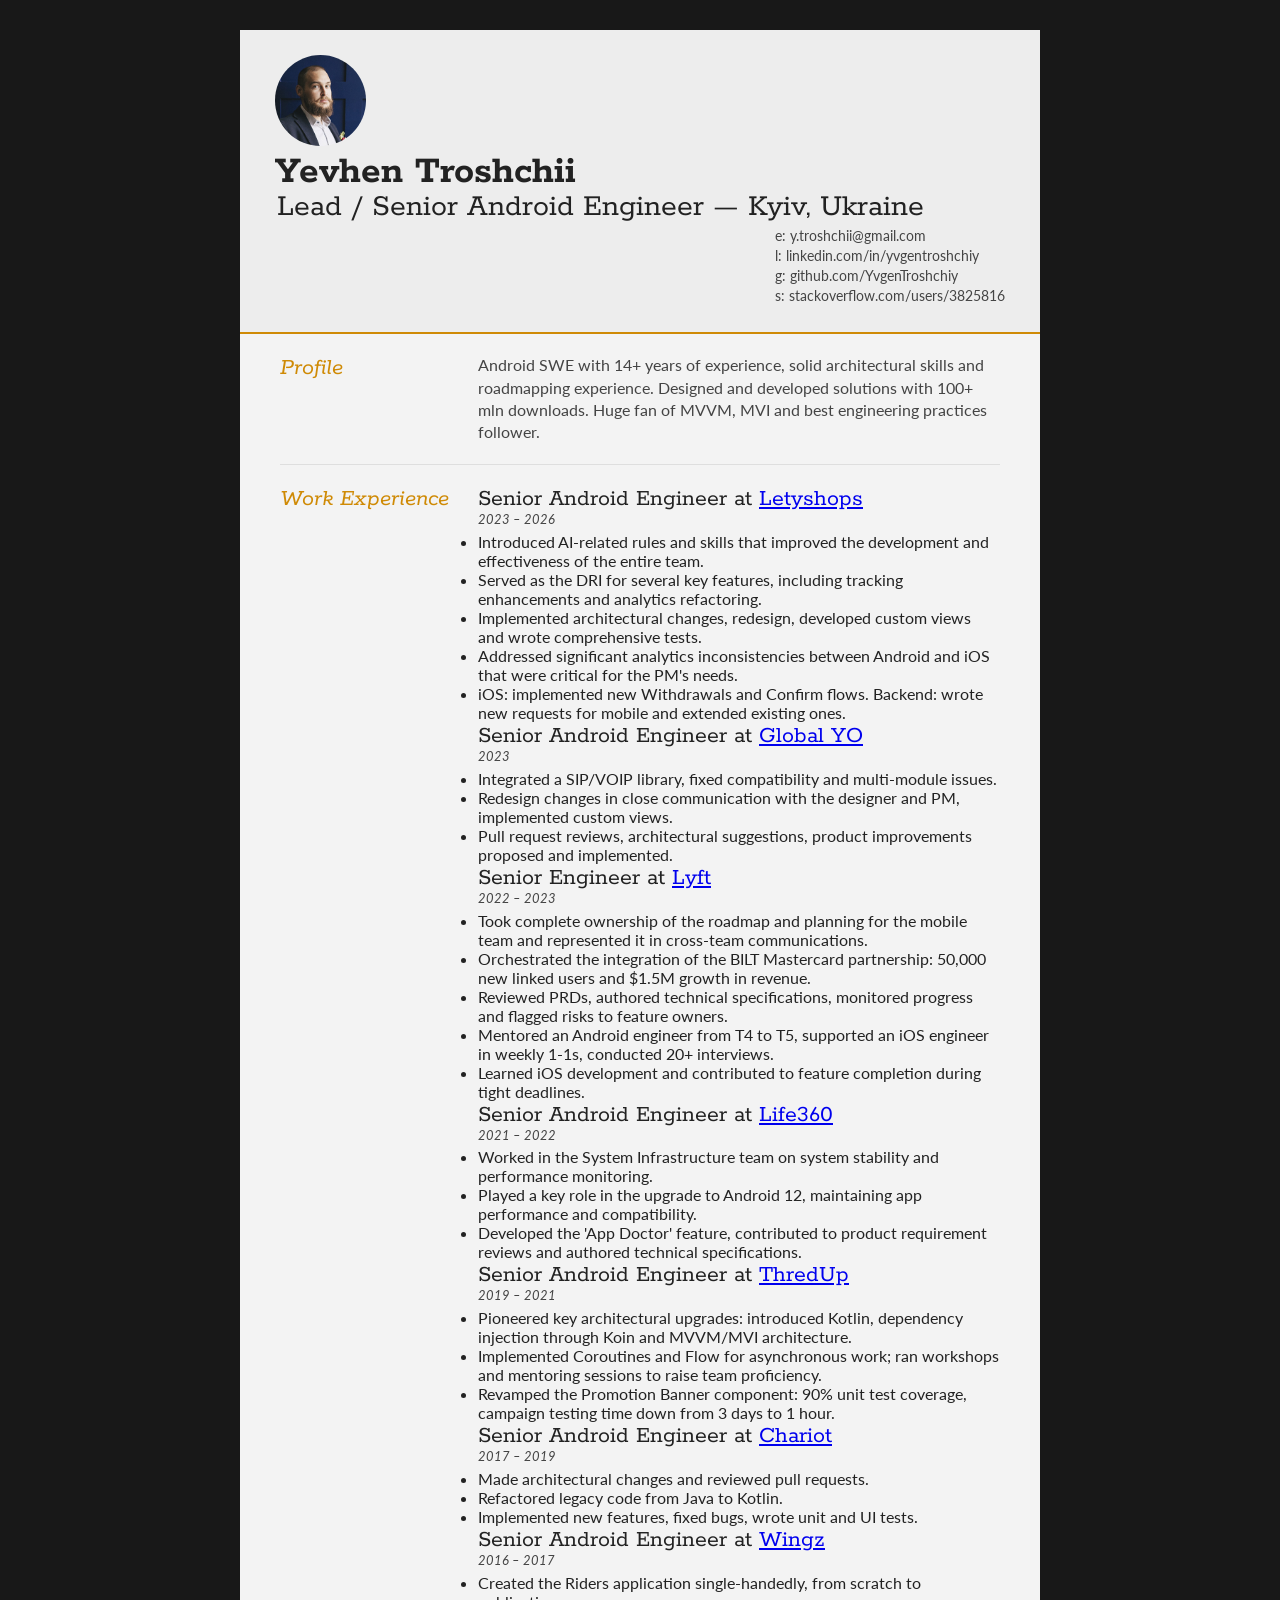
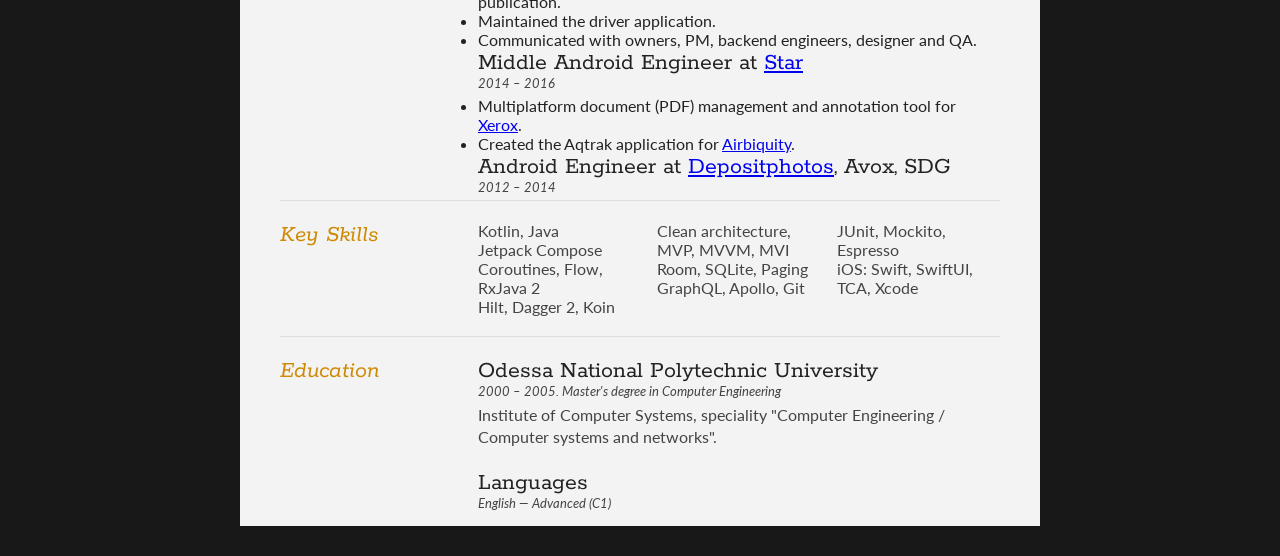
<file: index.html>
<!DOCTYPE html>
<html>
<head>
    <title>Yevhen Troshchii — Lead / Senior Android Engineer</title>

    <meta name="viewport" content="width=device-width"/>
    <meta name="description" content="CV of Yevhen Troshchii, Lead / Senior Android Engineer, Kyiv, Ukraine"/>
    <meta charset="UTF-8">

    <link type="text/css" rel="stylesheet" href="style.css">
    <link href='https://fonts.googleapis.com/css?family=Rokkitt:400,700|Lato:400,300' rel='stylesheet' type='text/css'>
</head>
<body id="top">
<div id="cv" class="instaFade">
    <div class="mainDetails">
        <div id="headshot" class="quickFade">
            <img src="headshot.jpg" alt="Yevhen Troshchii"/>
        </div>

        <div id="name">
            <h1 class="quickFade delayTwo">Yevhen Troshchii</h1>
            <h2 class="quickFade delayThree">Lead / Senior Android Engineer — Kyiv, Ukraine</h2>
        </div>

        <div id="contactDetails" class="quickFade delayFour">
            <ul>
                <li>e: <a href="mailto:y.troshchii@gmail.com">y.troshchii@gmail.com</a></li>
                <li>l: <a href="https://www.linkedin.com/in/yvgentroshchiy/" target="_blank">linkedin.com/in/yvgentroshchiy</a></li>
                <li>g: <a href="https://github.com/YvgenTroshchiy" target="_blank">github.com/YvgenTroshchiy</a></li>
                <li>s: <a href="https://stackoverflow.com/users/3825816/yvgen" target="_blank">stackoverflow.com/users/3825816</a></li>
            </ul>
        </div>
        <div class="clear"></div>
    </div>

    <div id="mainArea" class="quickFade delayFive">
        <section>
            <article>
                <div class="sectionTitle">
                    <h1>Profile</h1>
                </div>

                <div class="sectionContent">
                    <p>Android SWE with 14+ years of experience, solid architectural skills and roadmapping
                        experience. Designed and developed solutions with 100+ mln downloads. Huge fan of MVVM, MVI
                        and best engineering practices follower.</p>
                </div>
            </article>
            <div class="clear"></div>
        </section>

        <section>
            <div class="sectionTitle">
                <h1>Work Experience</h1>
            </div>

            <div class="sectionContent">
                <article>
                    <h2>Senior Android Engineer at <a href="https://letyshops.com/ua" target="_blank">Letyshops</a></h2>
                    <p class="subDetails">2023 – 2026</p>
                    <ul>
                        <li>Introduced AI-related rules and skills that improved the development and effectiveness of
                            the entire team.</li>
                        <li>Served as the DRI for several key features, including tracking enhancements and analytics
                            refactoring.</li>
                        <li>Implemented architectural changes, redesign, developed custom views and wrote
                            comprehensive tests.</li>
                        <li>Addressed significant analytics inconsistencies between Android and iOS that were critical
                            for the PM's needs.</li>
                        <li>iOS: implemented new Withdrawals and Confirm flows. Backend: wrote new requests for mobile
                            and extended existing ones.</li>
                    </ul>
                </article>

                <article>
                    <h2>Senior Android Engineer at
                        <a href="https://play.google.com/store/apps/details?id=com.yoverse.app" target="_blank">Global YO</a></h2>
                    <p class="subDetails">2023</p>
                    <ul>
                        <li>Integrated a SIP/VOIP library, fixed compatibility and multi-module issues.</li>
                        <li>Redesign changes in close communication with the designer and PM, implemented custom
                            views.</li>
                        <li>Pull request reviews, architectural suggestions, product improvements proposed and
                            implemented.</li>
                    </ul>
                </article>

                <article>
                    <h2>Senior Engineer at <a href="https://www.lyft.com/" target="_blank">Lyft</a></h2>
                    <p class="subDetails">2022 – 2023</p>
                    <ul>
                        <li>Took complete ownership of the roadmap and planning for the mobile team and represented it
                            in cross-team communications.</li>
                        <li>Orchestrated the integration of the BILT Mastercard partnership: 50,000 new linked users
                            and $1.5M growth in revenue.</li>
                        <li>Reviewed PRDs, authored technical specifications, monitored progress and flagged risks to
                            feature owners.</li>
                        <li>Mentored an Android engineer from T4 to T5, supported an iOS engineer in weekly 1-1s,
                            conducted 20+ interviews.</li>
                        <li>Learned iOS development and contributed to feature completion during tight deadlines.</li>
                    </ul>
                </article>

                <article>
                    <h2>Senior Android Engineer at <a href="https://www.life360.com/" target="_blank">Life360</a></h2>
                    <p class="subDetails">2021 – 2022</p>
                    <ul>
                        <li>Worked in the System Infrastructure team on system stability and performance monitoring.</li>
                        <li>Played a key role in the upgrade to Android 12, maintaining app performance and
                            compatibility.</li>
                        <li>Developed the 'App Doctor' feature, contributed to product requirement reviews and
                            authored technical specifications.</li>
                    </ul>
                </article>

                <article>
                    <h2>Senior Android Engineer at <a href="https://www.thredup.com/" target="_blank">ThredUp</a></h2>
                    <p class="subDetails">2019 – 2021</p>
                    <ul>
                        <li>Pioneered key architectural upgrades: introduced Kotlin, dependency injection through Koin
                            and MVVM/MVI architecture.</li>
                        <li>Implemented Coroutines and Flow for asynchronous work; ran workshops and mentoring
                            sessions to raise team proficiency.</li>
                        <li>Revamped the Promotion Banner component: 90% unit test coverage, campaign testing time
                            down from 3 days to 1 hour.</li>
                    </ul>
                </article>

                <article>
                    <h2>Senior Android Engineer at
                        <a href="https://en.wikipedia.org/wiki/Chariot_%28company%29" target="_blank">Chariot</a></h2>
                    <p class="subDetails">2017 – 2019</p>
                    <ul>
                        <li>Made architectural changes and reviewed pull requests.</li>
                        <li>Refactored legacy code from Java to Kotlin.</li>
                        <li>Implemented new features, fixed bugs, wrote unit and UI tests.</li>
                    </ul>
                </article>

                <article>
                    <h2>Senior Android Engineer at <a href="https://www.wingz.me/" target="_blank">Wingz</a></h2>
                    <p class="subDetails">2016 – 2017</p>
                    <ul>
                        <li>Created the Riders application single-handedly, from scratch to publication.</li>
                        <li>Maintained the driver application.</li>
                        <li>Communicated with owners, PM, backend engineers, designer and QA.</li>
                    </ul>
                </article>

                <article>
                    <h2>Middle Android Engineer at <a href="https://star.global/" target="_blank">Star</a></h2>
                    <p class="subDetails">2014 – 2016</p>
                    <ul>
                        <li>Multiplatform document (PDF) management and annotation tool for
                            <a href="https://www.xerox.com/en-us/services/managed-print-services" target="_blank">Xerox</a>.</li>
                        <li>Created the Aqtrak application for
                            <a href="https://www.airbiquity.com/" target="_blank">Airbiquity</a>.</li>
                    </ul>
                </article>

                <article>
                    <h2>Android Engineer at
                        <a href="https://depositphotos.com/" target="_blank">Depositphotos</a>, Avox, SDG</h2>
                    <p class="subDetails">2012 – 2014</p>
                </article>
            </div>
            <div class="clear"></div>
        </section>

        <section>
            <div class="sectionTitle">
                <h1>Key Skills</h1>
            </div>

            <div class="sectionContent">
                <ul class="keySkills">
                    <li>Kotlin, Java</li>
                    <li>Jetpack Compose</li>
                    <li>Coroutines, Flow, RxJava 2</li>
                    <li>Hilt, Dagger 2, Koin</li>
                    <li>Clean architecture, MVP, MVVM, MVI</li>
                    <li>Room, SQLite, Paging</li>
                    <li>GraphQL, Apollo, Git</li>
                    <li>JUnit, Mockito, Espresso</li>
                    <li>iOS: Swift, SwiftUI, TCA, Xcode</li>
                </ul>
            </div>
            <div class="clear"></div>
        </section>

        <section>
            <div class="sectionTitle">
                <h1>Education</h1>
            </div>

            <div class="sectionContent">
                <article>
                    <h2>Odessa National Polytechnic University</h2>
                    <p class="subDetails">2000 – 2005. Master's degree in Computer Engineering</p>
                    <p>Institute of Computer Systems, speciality "Computer Engineering / Computer systems and
                        networks".</p>
                </article>

                <article>
                    <h2>Languages</h2>
                    <p class="subDetails">English — Advanced (C1)</p>
                </article>
            </div>
            <div class="clear"></div>
        </section>

    </div>
</div>

</body>
</html>
</file>
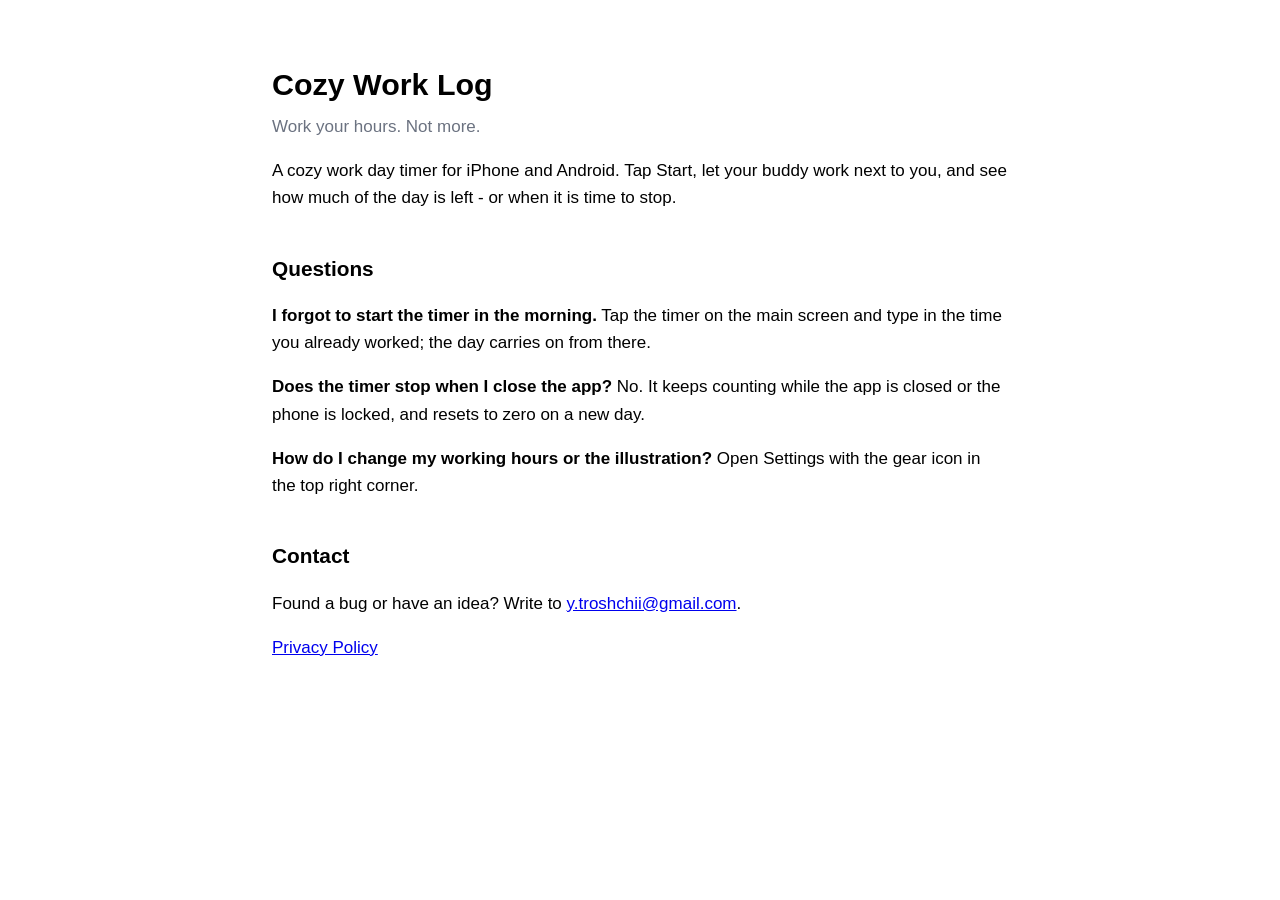
<file: cozy-work-log/index.html>
<!doctype html>
<html lang="en">
<head>
<meta charset="utf-8">
<meta name="viewport" content="width=device-width, initial-scale=1">
<title>Cozy Work Log - Support</title>
<style>
  :root { color-scheme: light dark; }
  body { max-width: 46rem; margin: 0 auto; padding: 2.5rem 1.25rem 5rem;
         font: 17px/1.6 -apple-system, "Segoe UI", Roboto, Helvetica, Arial, sans-serif; }
  h1 { font-size: 1.9rem; margin-bottom: .25rem; }
  h2 { font-size: 1.3rem; margin-top: 2.5rem; }
  .lead { color: #6b7280; margin-top: 0; }
</style>
</head>
<body>

<h1>Cozy Work Log</h1>
<p class="lead">Work your hours. Not more.</p>

<p>A cozy work day timer for iPhone and Android. Tap Start, let your buddy work next to you, and see
how much of the day is left - or when it is time to stop.</p>

<h2>Questions</h2>

<p><b>I forgot to start the timer in the morning.</b> Tap the timer on the main screen and type in
the time you already worked; the day carries on from there.</p>

<p><b>Does the timer stop when I close the app?</b> No. It keeps counting while the app is closed or
the phone is locked, and resets to zero on a new day.</p>

<p><b>How do I change my working hours or the illustration?</b> Open Settings with the gear icon in
the top right corner.</p>

<h2>Contact</h2>
<p>Found a bug or have an idea? Write to
<a href="mailto:y.troshchii@gmail.com">y.troshchii@gmail.com</a>.</p>

<p><a href="privacy.html">Privacy Policy</a></p>

</body>
</html>
</file>
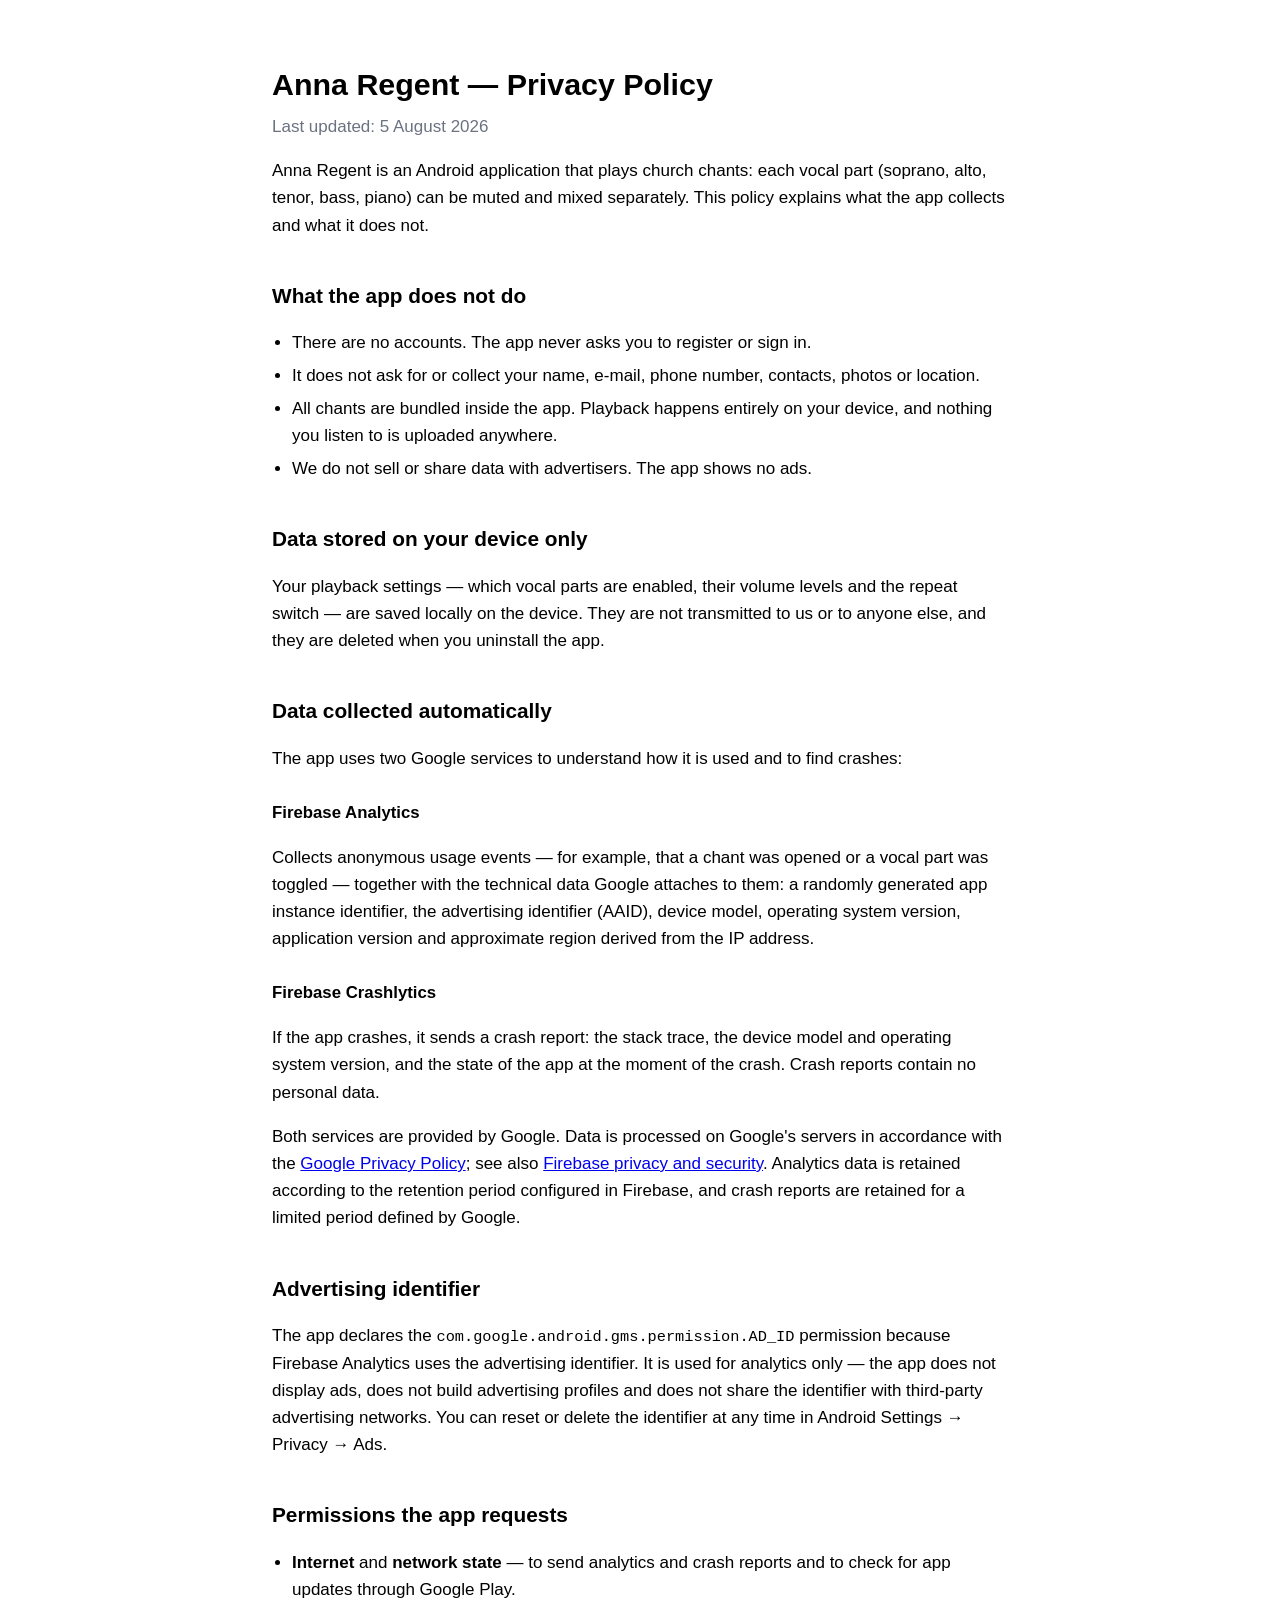
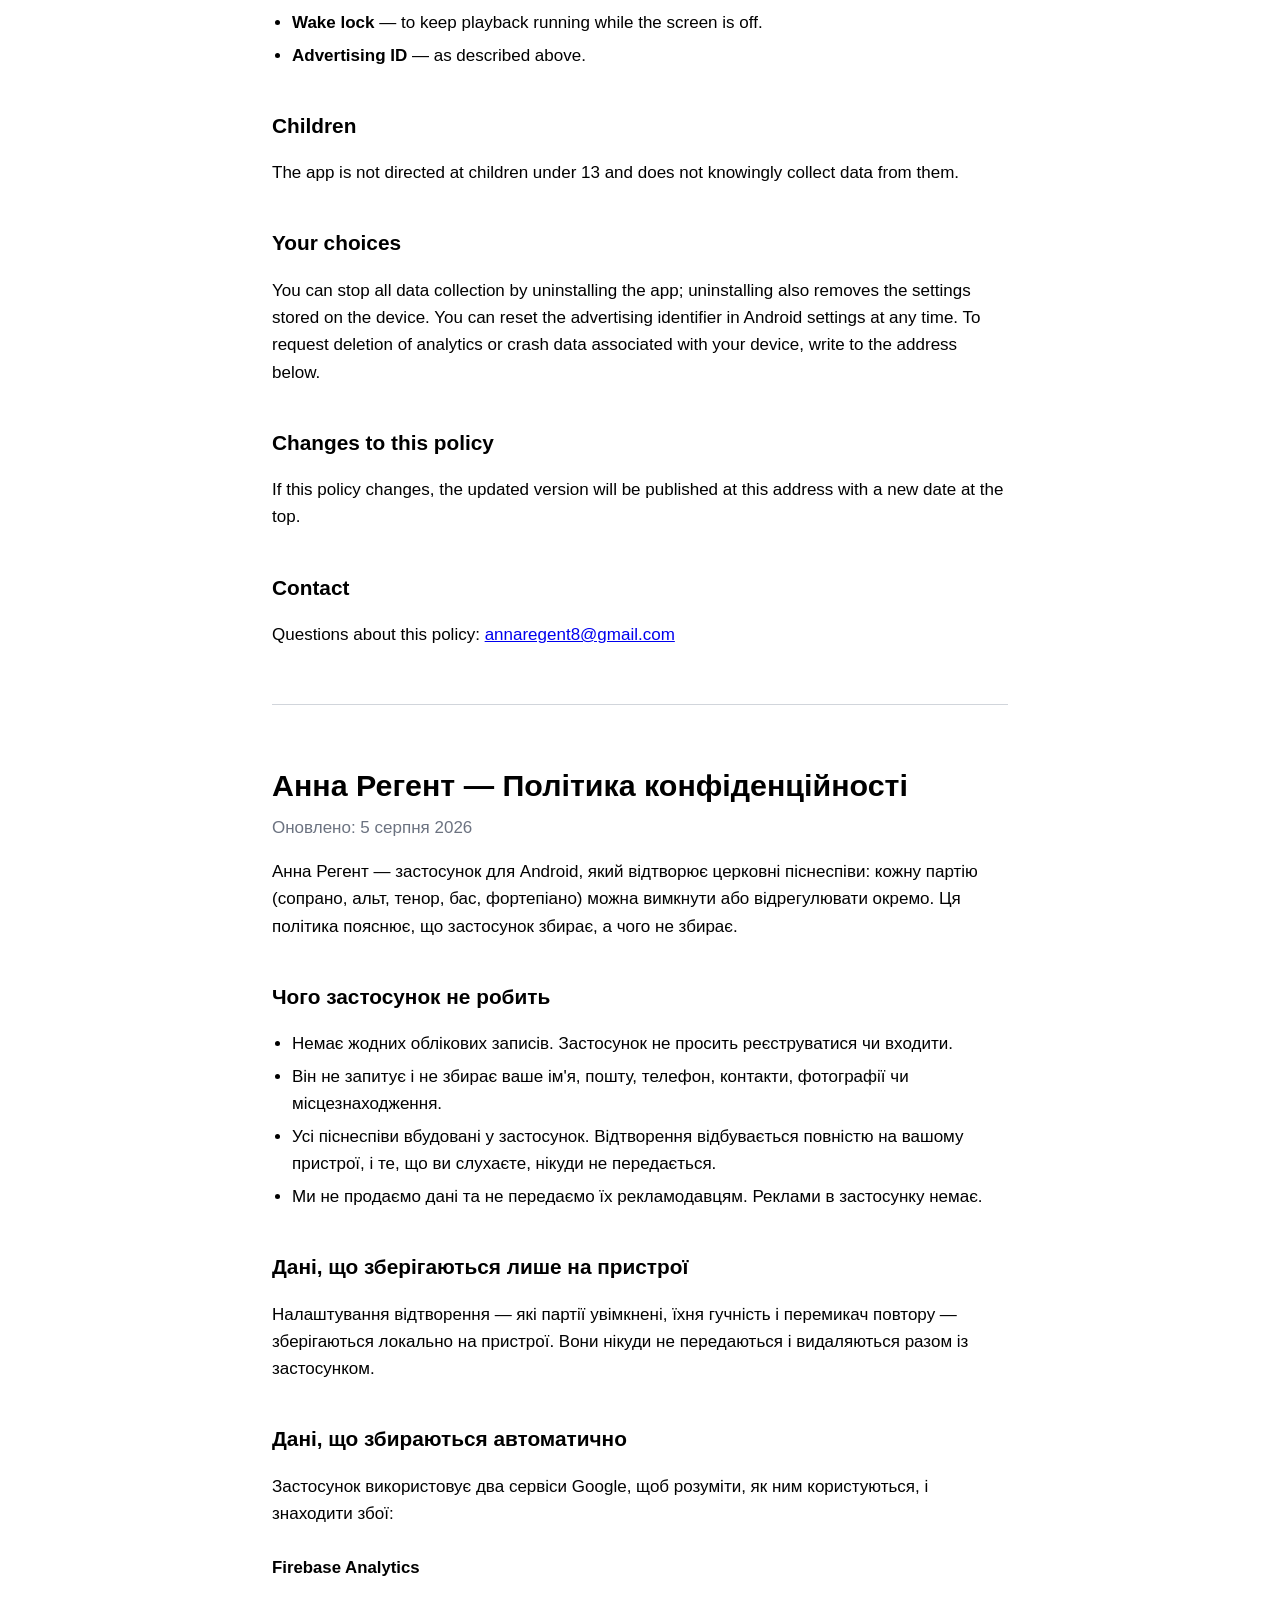
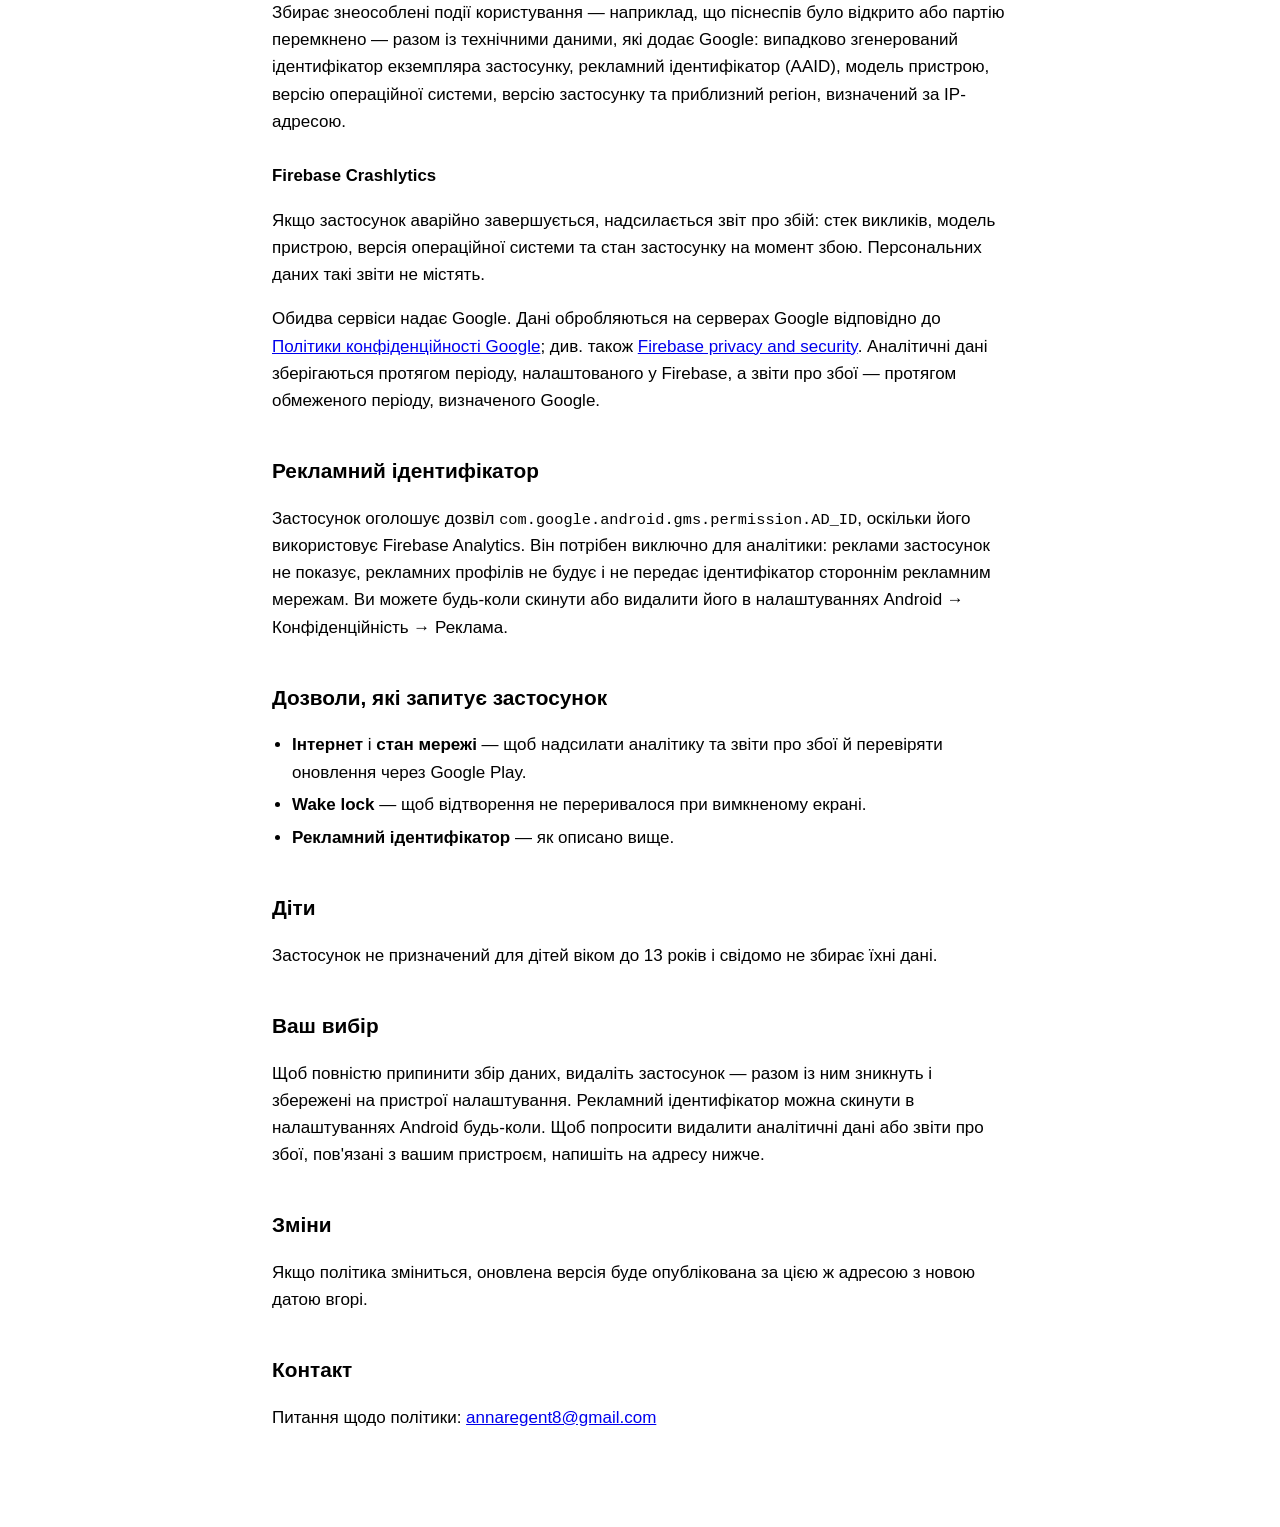
<file: anna-regent/privacy.html>
<!doctype html>
<html lang="en">
<head>
<meta charset="utf-8">
<meta name="viewport" content="width=device-width, initial-scale=1">
<title>Anna Regent — Privacy Policy</title>
<style>
  :root { color-scheme: light dark; }
  body { max-width: 46rem; margin: 0 auto; padding: 2.5rem 1.25rem 5rem;
         font: 17px/1.6 -apple-system, "Segoe UI", Roboto, Helvetica, Arial, sans-serif; }
  h1 { font-size: 1.9rem; margin-bottom: .25rem; }
  h2 { font-size: 1.3rem; margin-top: 2.5rem; }
  h3 { font-size: 1.05rem; margin-top: 1.75rem; }
  .updated { color: #6b7280; margin-top: 0; }
  hr { border: 0; border-top: 1px solid #d1d5db; margin: 3.5rem 0; }
  ul { padding-left: 1.25rem; }
  li { margin: .35rem 0; }
  code { font-size: .9em; }
</style>
</head>
<body>

<h1>Anna Regent — Privacy Policy</h1>
<p class="updated">Last updated: 5 August 2026</p>

<p>Anna Regent is an Android application that plays church chants: each vocal part
(soprano, alto, tenor, bass, piano) can be muted and mixed separately. This policy explains what
the app collects and what it does not.</p>

<h2>What the app does not do</h2>
<ul>
  <li>There are no accounts. The app never asks you to register or sign in.</li>
  <li>It does not ask for or collect your name, e-mail, phone number, contacts, photos or location.</li>
  <li>All chants are bundled inside the app. Playback happens entirely on your device, and nothing
      you listen to is uploaded anywhere.</li>
  <li>We do not sell or share data with advertisers. The app shows no ads.</li>
</ul>

<h2>Data stored on your device only</h2>
<p>Your playback settings — which vocal parts are enabled, their volume levels and the repeat
switch — are saved locally on the device. They are not transmitted to us or to anyone else, and
they are deleted when you uninstall the app.</p>

<h2>Data collected automatically</h2>
<p>The app uses two Google services to understand how it is used and to find crashes:</p>

<h3>Firebase Analytics</h3>
<p>Collects anonymous usage events — for example, that a chant was opened or a vocal part was
toggled — together with the technical data Google attaches to them: a randomly generated app
instance identifier, the advertising identifier (AAID), device model, operating system version,
application version and approximate region derived from the IP address.</p>

<h3>Firebase Crashlytics</h3>
<p>If the app crashes, it sends a crash report: the stack trace, the device model and operating
system version, and the state of the app at the moment of the crash. Crash reports contain no
personal data.</p>

<p>Both services are provided by Google. Data is processed on Google's servers in accordance with
the <a href="https://policies.google.com/privacy">Google Privacy Policy</a>; see also
<a href="https://firebase.google.com/support/privacy">Firebase privacy and security</a>. Analytics
data is retained according to the retention period configured in Firebase, and crash reports are
retained for a limited period defined by Google.</p>

<h2>Advertising identifier</h2>
<p>The app declares the <code>com.google.android.gms.permission.AD_ID</code> permission because
Firebase Analytics uses the advertising identifier. It is used for analytics only — the app does
not display ads, does not build advertising profiles and does not share the identifier with
third-party advertising networks. You can reset or delete the identifier at any time in Android
Settings → Privacy → Ads.</p>

<h2>Permissions the app requests</h2>
<ul>
  <li><b>Internet</b> and <b>network state</b> — to send analytics and crash reports and to check
      for app updates through Google Play.</li>
  <li><b>Wake lock</b> — to keep playback running while the screen is off.</li>
  <li><b>Advertising ID</b> — as described above.</li>
</ul>

<h2>Children</h2>
<p>The app is not directed at children under 13 and does not knowingly collect data from them.</p>

<h2>Your choices</h2>
<p>You can stop all data collection by uninstalling the app; uninstalling also removes the settings
stored on the device. You can reset the advertising identifier in Android settings at any time. To
request deletion of analytics or crash data associated with your device, write to the address
below.</p>

<h2>Changes to this policy</h2>
<p>If this policy changes, the updated version will be published at this address with a new date at
the top.</p>

<h2>Contact</h2>
<p>Questions about this policy: <a href="mailto:annaregent8@gmail.com">annaregent8@gmail.com</a></p>

<hr>

<h1 lang="uk">Анна Регент — Політика конфіденційності</h1>
<p class="updated" lang="uk">Оновлено: 5 серпня 2026</p>

<div lang="uk">

<p>Анна Регент — застосунок для Android, який відтворює церковні піснеспіви: кожну партію
(сопрано, альт, тенор, бас, фортепіано) можна вимкнути або відрегулювати окремо. Ця політика
пояснює, що застосунок збирає, а чого не збирає.</p>

<h2>Чого застосунок не робить</h2>
<ul>
  <li>Немає жодних облікових записів. Застосунок не просить реєструватися чи входити.</li>
  <li>Він не запитує і не збирає ваше ім'я, пошту, телефон, контакти, фотографії чи місцезнаходження.</li>
  <li>Усі піснеспіви вбудовані у застосунок. Відтворення відбувається повністю на вашому пристрої,
      і те, що ви слухаєте, нікуди не передається.</li>
  <li>Ми не продаємо дані та не передаємо їх рекламодавцям. Реклами в застосунку немає.</li>
</ul>

<h2>Дані, що зберігаються лише на пристрої</h2>
<p>Налаштування відтворення — які партії увімкнені, їхня гучність і перемикач повтору — зберігаються
локально на пристрої. Вони нікуди не передаються і видаляються разом із застосунком.</p>

<h2>Дані, що збираються автоматично</h2>
<p>Застосунок використовує два сервіси Google, щоб розуміти, як ним користуються, і знаходити збої:</p>

<h3>Firebase Analytics</h3>
<p>Збирає знеособлені події користування — наприклад, що піснеспів було відкрито або партію
перемкнено — разом із технічними даними, які додає Google: випадково згенерований ідентифікатор
екземпляра застосунку, рекламний ідентифікатор (AAID), модель пристрою, версію операційної системи,
версію застосунку та приблизний регіон, визначений за IP-адресою.</p>

<h3>Firebase Crashlytics</h3>
<p>Якщо застосунок аварійно завершується, надсилається звіт про збій: стек викликів, модель
пристрою, версія операційної системи та стан застосунку на момент збою. Персональних даних такі
звіти не містять.</p>

<p>Обидва сервіси надає Google. Дані обробляються на серверах Google відповідно до
<a href="https://policies.google.com/privacy">Політики конфіденційності Google</a>; див. також
<a href="https://firebase.google.com/support/privacy">Firebase privacy and security</a>. Аналітичні
дані зберігаються протягом періоду, налаштованого у Firebase, а звіти про збої — протягом
обмеженого періоду, визначеного Google.</p>

<h2>Рекламний ідентифікатор</h2>
<p>Застосунок оголошує дозвіл <code>com.google.android.gms.permission.AD_ID</code>, оскільки його
використовує Firebase Analytics. Він потрібен виключно для аналітики: реклами застосунок не
показує, рекламних профілів не будує і не передає ідентифікатор стороннім рекламним мережам. Ви
можете будь-коли скинути або видалити його в налаштуваннях Android → Конфіденційність → Реклама.</p>

<h2>Дозволи, які запитує застосунок</h2>
<ul>
  <li><b>Інтернет</b> і <b>стан мережі</b> — щоб надсилати аналітику та звіти про збої й перевіряти
      оновлення через Google Play.</li>
  <li><b>Wake lock</b> — щоб відтворення не переривалося при вимкненому екрані.</li>
  <li><b>Рекламний ідентифікатор</b> — як описано вище.</li>
</ul>

<h2>Діти</h2>
<p>Застосунок не призначений для дітей віком до 13 років і свідомо не збирає їхні дані.</p>

<h2>Ваш вибір</h2>
<p>Щоб повністю припинити збір даних, видаліть застосунок — разом із ним зникнуть і збережені на
пристрої налаштування. Рекламний ідентифікатор можна скинути в налаштуваннях Android будь-коли. Щоб
попросити видалити аналітичні дані або звіти про збої, пов'язані з вашим пристроєм, напишіть на
адресу нижче.</p>

<h2>Зміни</h2>
<p>Якщо політика зміниться, оновлена версія буде опублікована за цією ж адресою з новою датою
вгорі.</p>

<h2>Контакт</h2>
<p>Питання щодо політики: <a href="mailto:annaregent8@gmail.com">annaregent8@gmail.com</a></p>

</div>

</body>
</html>
</file>
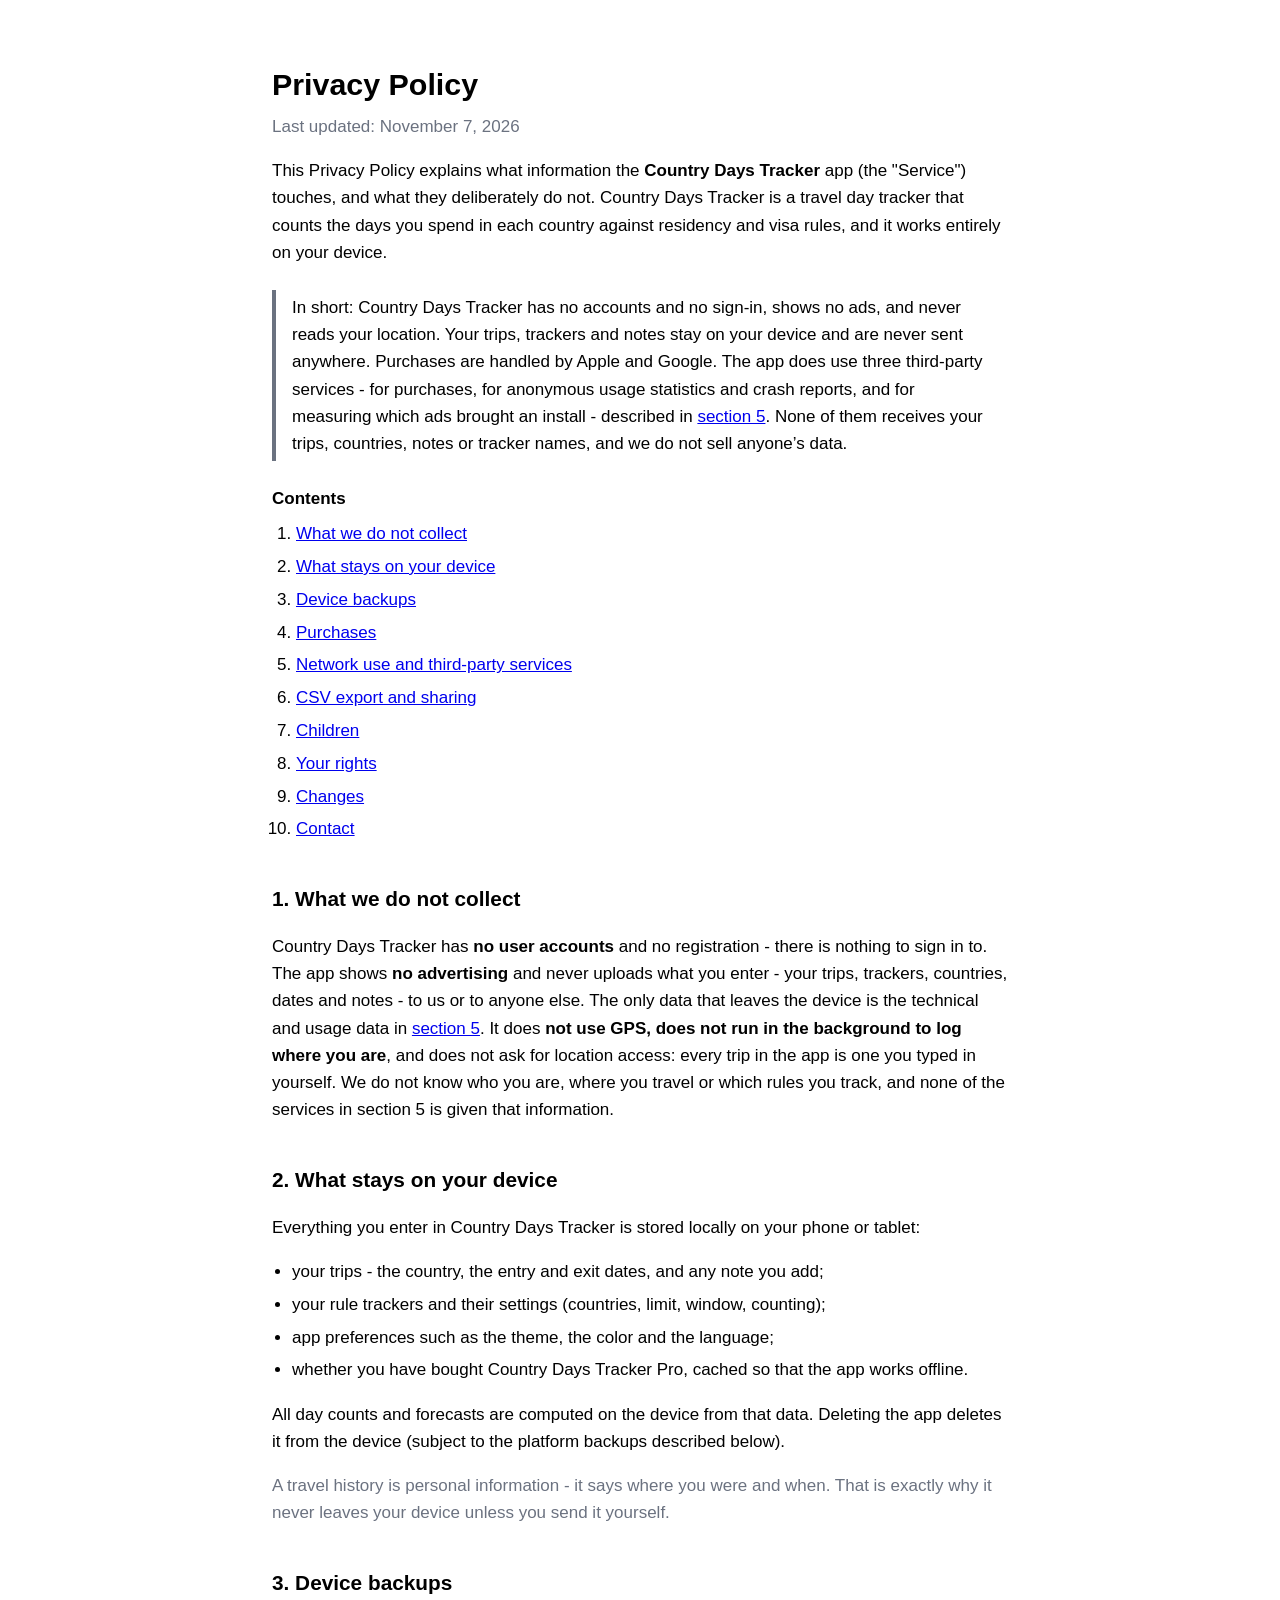
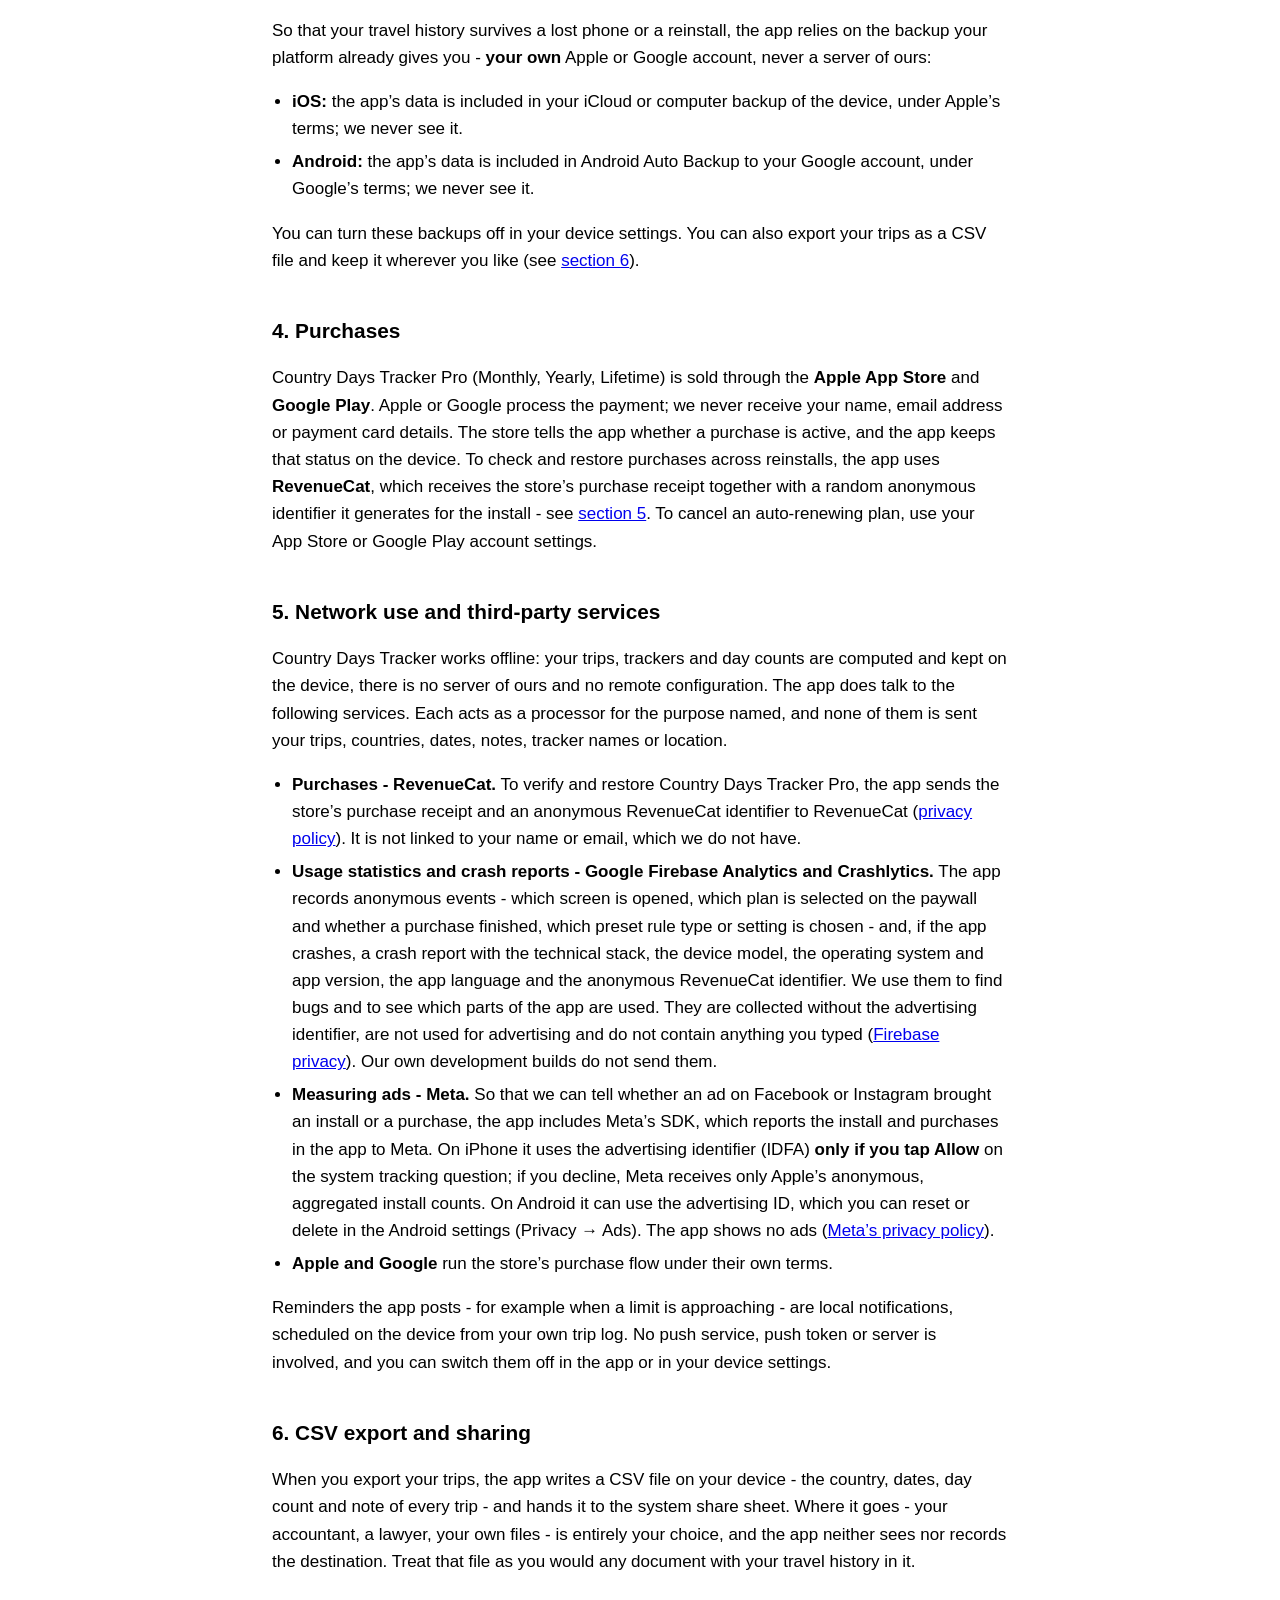
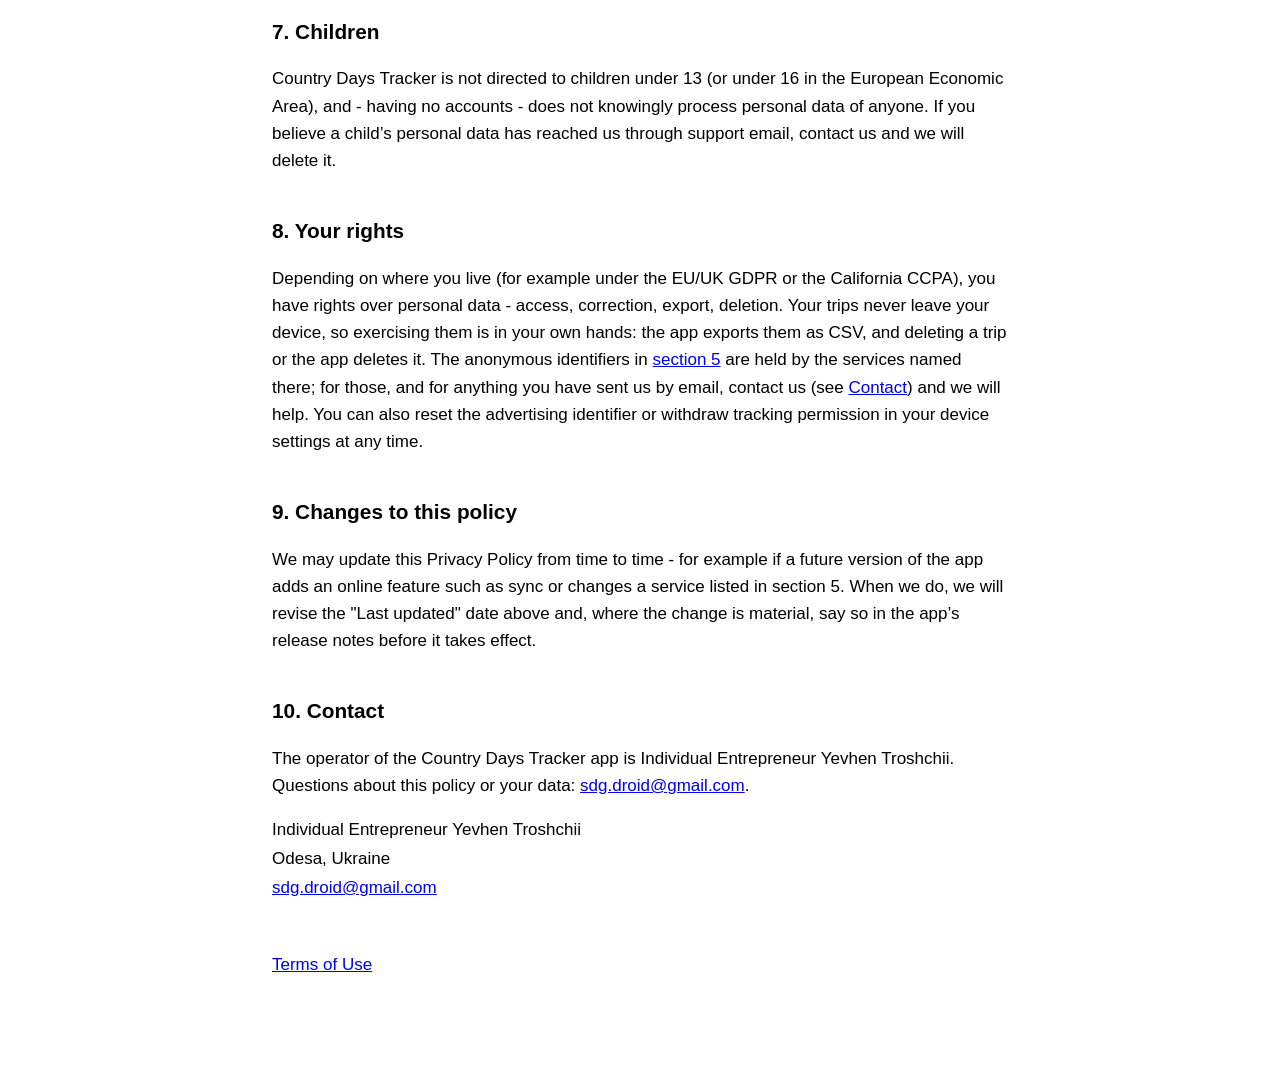
<file: country-days-tracker/privacy.html>
<!doctype html>
<html lang="en">
<head>
<meta charset="utf-8">
<meta name="viewport" content="width=device-width, initial-scale=1">
<title>Country Days Tracker - Privacy Policy</title>
<style>
  :root { color-scheme: light dark; }
  body { max-width: 46rem; margin: 0 auto; padding: 2.5rem 1.25rem 5rem;
         font: 17px/1.6 -apple-system, "Segoe UI", Roboto, Helvetica, Arial, sans-serif; }
  h1 { font-size: 1.9rem; margin-bottom: .25rem; }
  h2 { font-size: 1.3rem; margin-top: 2.5rem; }
  h3 { font-size: 1.05rem; margin-top: 1.75rem; }
  .updated { color: #6b7280; margin-top: 0; }
  .dim { color: #6b7280; }
  .callout { border-left: 4px solid #6b7280; padding: .25rem 1rem; margin: 1.5rem 0; }
  .toc { margin: 1.5rem 0; }
  .toc ol { margin: .5rem 0 0; padding-left: 1.5rem; }
  ul { padding-left: 1.25rem; }
  li { margin: .35rem 0; }
  address { font-style: normal; line-height: 1.7; }
  .nav { margin-top: 3rem; color: #6b7280; }
</style>
</head>
<body>

<h1>Privacy Policy</h1>
    <p class="updated">Last updated: November 7, 2026</p>

    <p>This Privacy Policy explains what information the <strong>Country Days Tracker</strong> app (the "Service")
      touches, and what they
      deliberately do not. Country Days Tracker is a travel day tracker that counts the days you spend in each
      country against residency and visa rules, and it works entirely on your device.</p>

    <p class="callout">In short: Country Days Tracker has no accounts and no sign-in, shows no ads, and never reads your
      location. Your trips, trackers and notes stay on your device and are never sent anywhere.
      Purchases are handled by Apple and Google. The app does use three third-party services - for
      purchases, for anonymous usage statistics and crash reports, and for measuring which ads brought
      an install - described in <a href="#network">section 5</a>. None of them receives your trips,
      countries, notes or tracker names, and we do not sell anyone’s data.</p>

    <div class="toc">
      <strong>Contents</strong>
      <ol>
        <li><a href="#nocollect">What we do not collect</a></li>
        <li><a href="#device">What stays on your device</a></li>
        <li><a href="#backup">Device backups</a></li>
        <li><a href="#purchases">Purchases</a></li>
        <li><a href="#network">Network use and third-party services</a></li>
        <li><a href="#export">CSV export and sharing</a></li>
        <li><a href="#children">Children</a></li>
        <li><a href="#rights">Your rights</a></li>
        <li><a href="#changes">Changes</a></li>
        <li><a href="#contact">Contact</a></li>
      </ol>
    </div>

    <h2 id="nocollect">1. What we do not collect</h2>
    <p>Country Days Tracker has <strong>no user accounts</strong> and no registration - there is nothing to
      sign in to. The app shows <strong>no advertising</strong> and never uploads what you enter - your
      trips, trackers, countries, dates and notes - to us or to anyone else. The only data that leaves the
      device is the technical and usage data in <a href="#network">section 5</a>. It does <strong>not use GPS, does not run in the background to log where you
      are</strong>, and does not ask for location access: every trip in the app is one you typed in
      yourself. We do not know who you are, where you travel or which rules you track, and none of the services in
      section 5 is given that information.</p>

    <h2 id="device">2. What stays on your device</h2>
    <p>Everything you enter in Country Days Tracker is stored locally on your phone or tablet:</p>
    <ul>
      <li>your trips - the country, the entry and exit dates, and any note you add;</li>
      <li>your rule trackers and their settings (countries, limit, window, counting);</li>
      <li>app preferences such as the theme, the color and the language;</li>
      <li>whether you have bought Country Days Tracker Pro, cached so that the app works offline.</li>
    </ul>
    <p>All day counts and forecasts are computed on the device from that data. Deleting the app
      deletes it from the device (subject to the platform backups described below).</p>
    <p class="dim">A travel history is personal information - it says where you were and when. That
      is exactly why it never leaves your device unless you send it yourself.</p>

    <h2 id="backup">3. Device backups</h2>
    <p>So that your travel history survives a lost phone or a reinstall, the app relies on the
      backup your platform already gives you - <strong>your own</strong> Apple or Google account,
      never a server of ours:</p>
    <ul>
      <li><strong>iOS:</strong> the app’s data is included in your iCloud or computer backup of the
        device, under Apple’s terms; we never see it.</li>
      <li><strong>Android:</strong> the app’s data is included in Android Auto Backup to your Google
        account, under Google’s terms; we never see it.</li>
    </ul>
    <p>You can turn these backups off in your device settings. You can also export your trips as a
      CSV file and keep it wherever you like (see <a href="#export">section 6</a>).</p>

    <h2 id="purchases">4. Purchases</h2>
    <p>Country Days Tracker Pro (Monthly, Yearly, Lifetime) is sold through the <strong>Apple App Store</strong>
      and <strong>Google Play</strong>. Apple or Google process the payment; we never receive your
      name, email address or payment card details. The store tells the app whether a purchase is
      active, and the app keeps that status on the device. To check and restore purchases across
      reinstalls, the app uses <strong>RevenueCat</strong>, which receives the store’s purchase receipt
      together with a random anonymous identifier it generates for the install - see
      <a href="#network">section 5</a>. To cancel an auto-renewing plan, use your
      App Store or Google Play account settings.</p>

    <h2 id="network">5. Network use and third-party services</h2>
    <p>Country Days Tracker works offline: your trips, trackers and day counts are computed and kept on the
      device, there is no server of ours and no remote configuration. The app does talk to the
      following services. Each acts as a processor for the purpose named, and none of them is sent your
      trips, countries, dates, notes, tracker names or location.</p>
    <ul>
      <li><strong>Purchases - RevenueCat.</strong> To verify and restore Country Days Tracker Pro, the app sends
        the store’s purchase receipt and an anonymous RevenueCat identifier to RevenueCat
        (<a href="https://www.revenuecat.com/privacy/" target="_blank" rel="noopener">privacy policy</a>).
        It is not linked to your name or email, which we do not have.</li>
      <li><strong>Usage statistics and crash reports - Google Firebase Analytics and Crashlytics.</strong>
        The app records anonymous events - which screen is opened, which plan is selected on the
        paywall and whether a purchase finished, which preset rule type or setting is chosen - and, if
        the app crashes, a crash report with the technical stack, the device model, the operating
        system and app version, the app language and the anonymous RevenueCat identifier. We use them
        to find bugs and to see which parts of the app are used. They are collected without the
        advertising identifier, are not used for advertising and do not contain anything you typed
        (<a href="https://firebase.google.com/support/privacy" target="_blank" rel="noopener">Firebase privacy</a>).
        Our own development builds do not send them.</li>
      <li><strong>Measuring ads - Meta.</strong> So that we can tell whether an ad on Facebook or Instagram
        brought an install or a purchase, the app includes Meta’s SDK, which reports the install and
        purchases in the app to Meta. On iPhone it uses the advertising identifier (IDFA) <strong>only
        if you tap Allow</strong> on the system tracking question; if you decline, Meta receives only
        Apple’s anonymous, aggregated install counts. On Android it can use the advertising ID, which you
        can reset or delete in the Android settings (Privacy → Ads). The app shows no ads
        (<a href="https://www.facebook.com/privacy/policy/" target="_blank" rel="noopener">Meta’s privacy policy</a>).</li>
      <li><strong>Apple and Google</strong> run the store’s purchase flow under their own terms.</li>
    </ul>
    <p>Reminders the app posts - for example when a limit is approaching - are local notifications,
      scheduled on the device from your own trip log. No push service, push token or server is
      involved, and you can switch them off in the app or in your device settings.</p>

    <h2 id="export">6. CSV export and sharing</h2>
    <p>When you export your trips, the app writes a CSV file on your device - the country, dates,
      day count and note of every trip - and hands it to the system share sheet. Where it goes - your
      accountant, a lawyer, your own files - is entirely your choice, and the app neither sees nor
      records the destination. Treat that file as you would any document with your travel
      history in it.</p>

    <h2 id="children">7. Children</h2>
    <p>Country Days Tracker is not directed to children under 13 (or under 16 in the European Economic Area),
      and - having no accounts - does not knowingly process personal data of anyone. If you believe a child’s personal data has reached us through support email, contact
      us and we will delete it.</p>

    <h2 id="rights">8. Your rights</h2>
    <p>Depending on where you live (for example under the EU/UK GDPR or the California CCPA), you
      have rights over personal data - access, correction, export, deletion. Your trips never leave your
      device, so exercising them is in your own hands: the app exports them as CSV, and deleting a trip
      or the app deletes it. The anonymous identifiers in <a href="#network">section 5</a> are held by the
      services named there; for those, and for anything you have sent us by email, contact us (see
      <a href="#contact">Contact</a>) and we will help. You can also reset the advertising identifier or
      withdraw tracking permission in your device settings at any time.</p>

    <h2 id="changes">9. Changes to this policy</h2>
    <p>We may update this Privacy Policy from time to time - for example if a future version of the
      app adds an online feature such as sync or changes a service listed in section 5. When we do, we will revise the "Last updated" date
      above and, where the change is material, say so in the app’s release notes before it takes
      effect.</p>

    <h2 id="contact">10. Contact</h2>
    <p>The operator of the Country Days Tracker app is Individual Entrepreneur Yevhen Troshchii.
      Questions about this policy or your data:
      <a href="mailto:sdg.droid@gmail.com">sdg.droid@gmail.com</a>.</p>
    <address>Individual Entrepreneur Yevhen Troshchii<br>
      Odesa, Ukraine<br>
      <a href="mailto:sdg.droid@gmail.com">sdg.droid@gmail.com</a></address>

<p class="nav"><a href="terms.html">Terms of Use</a></p>

</body>
</html>
</file>
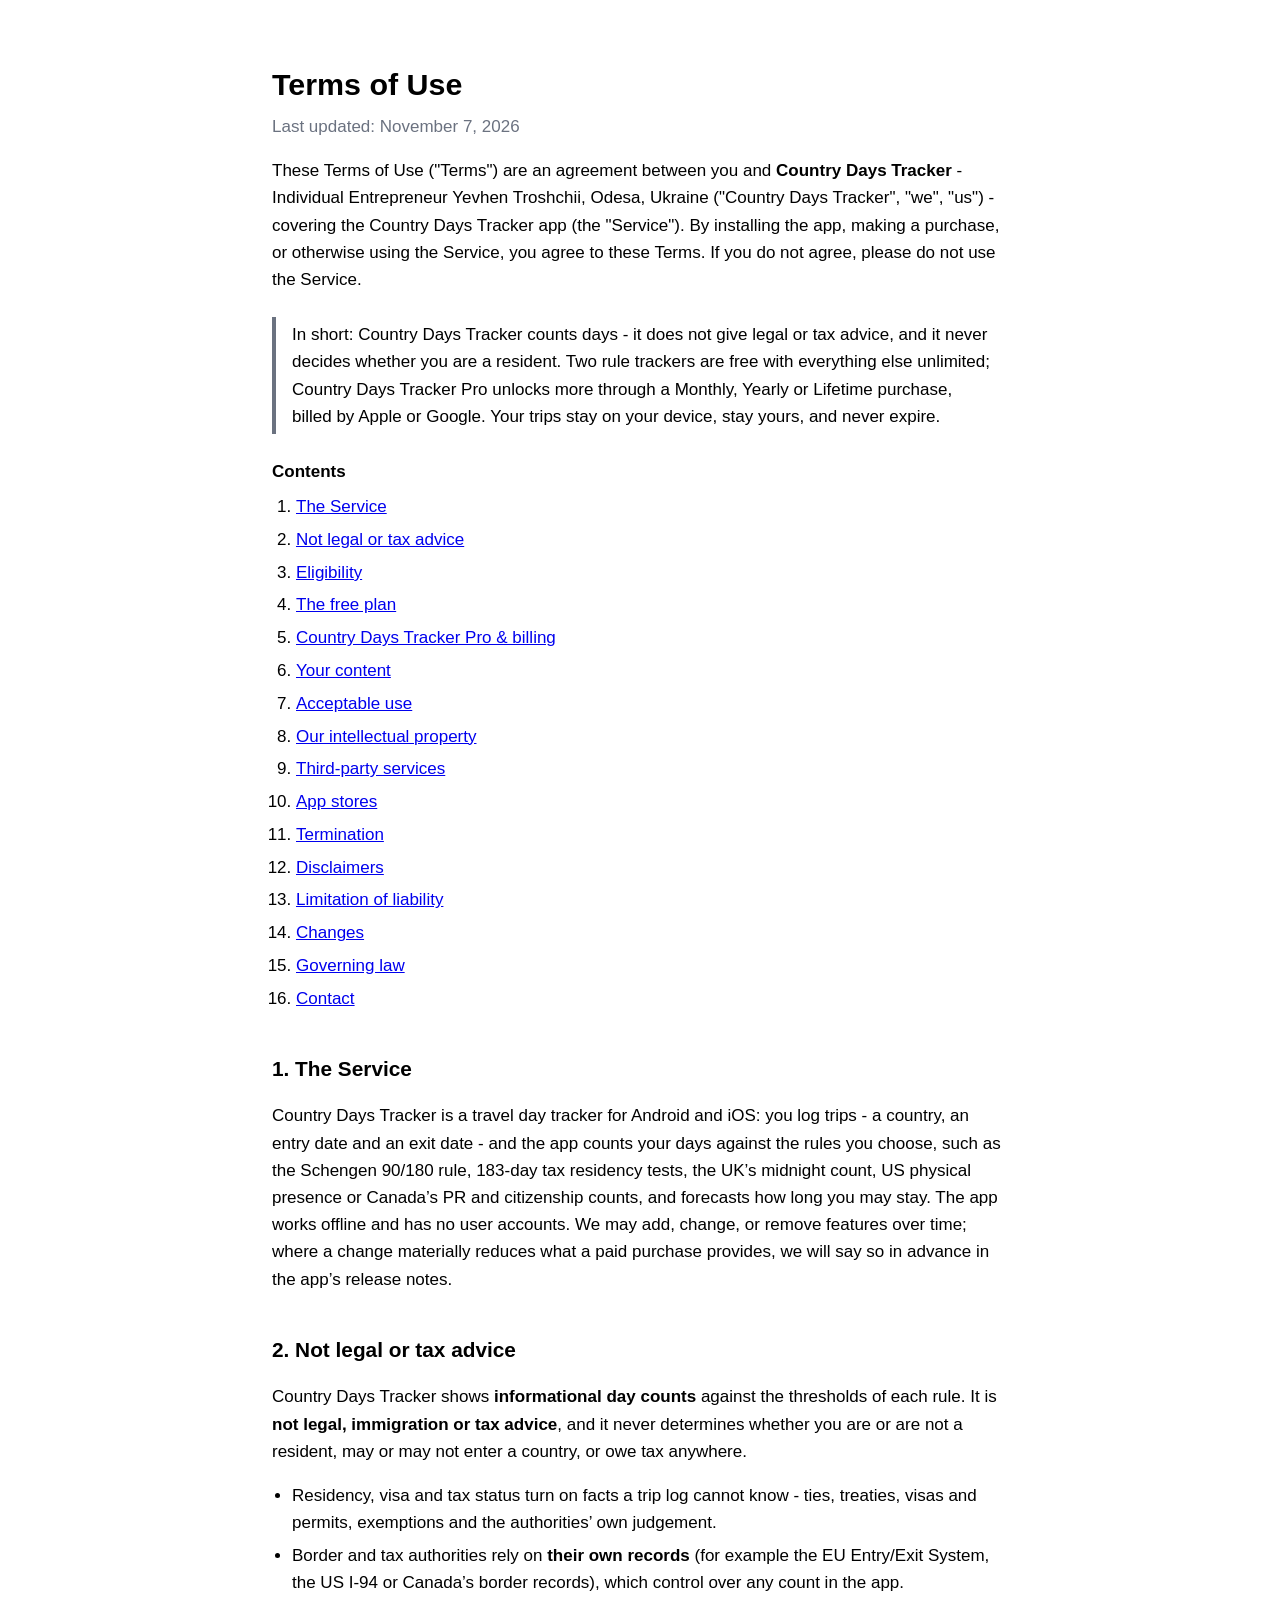
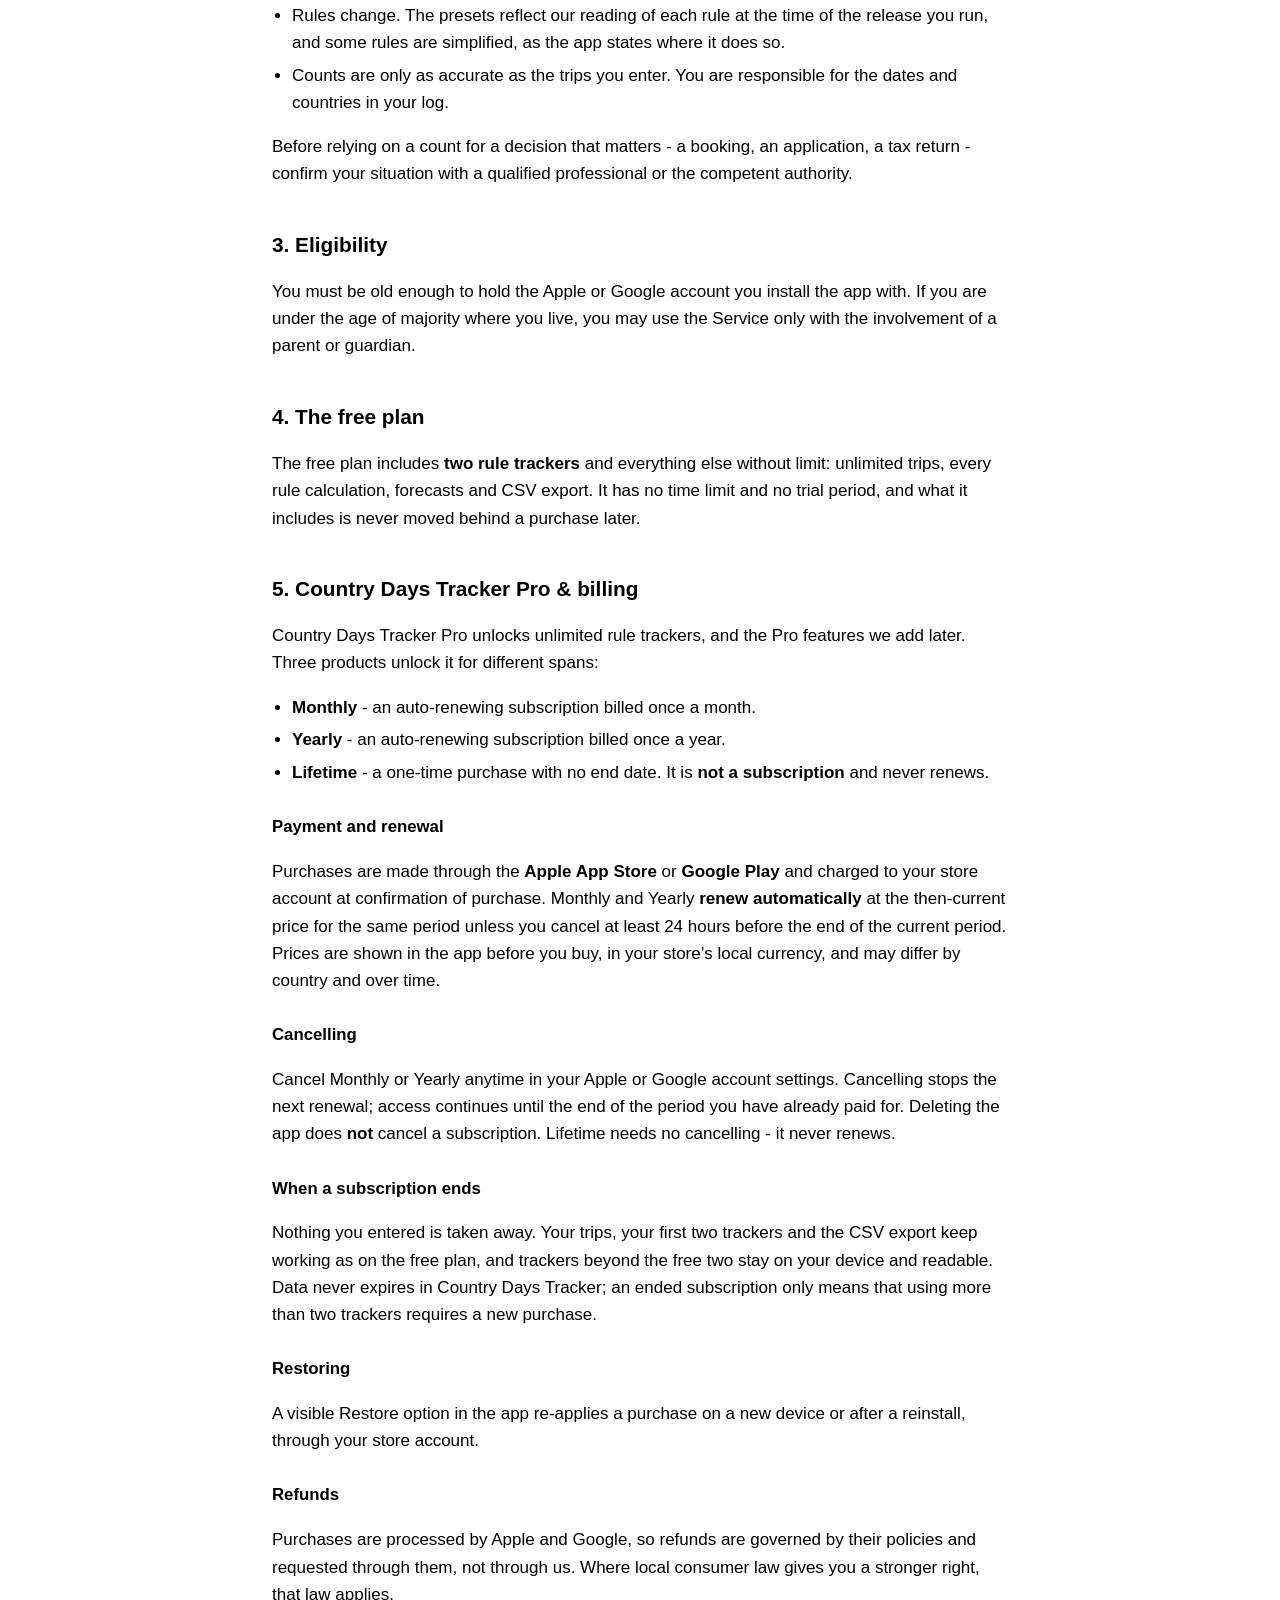
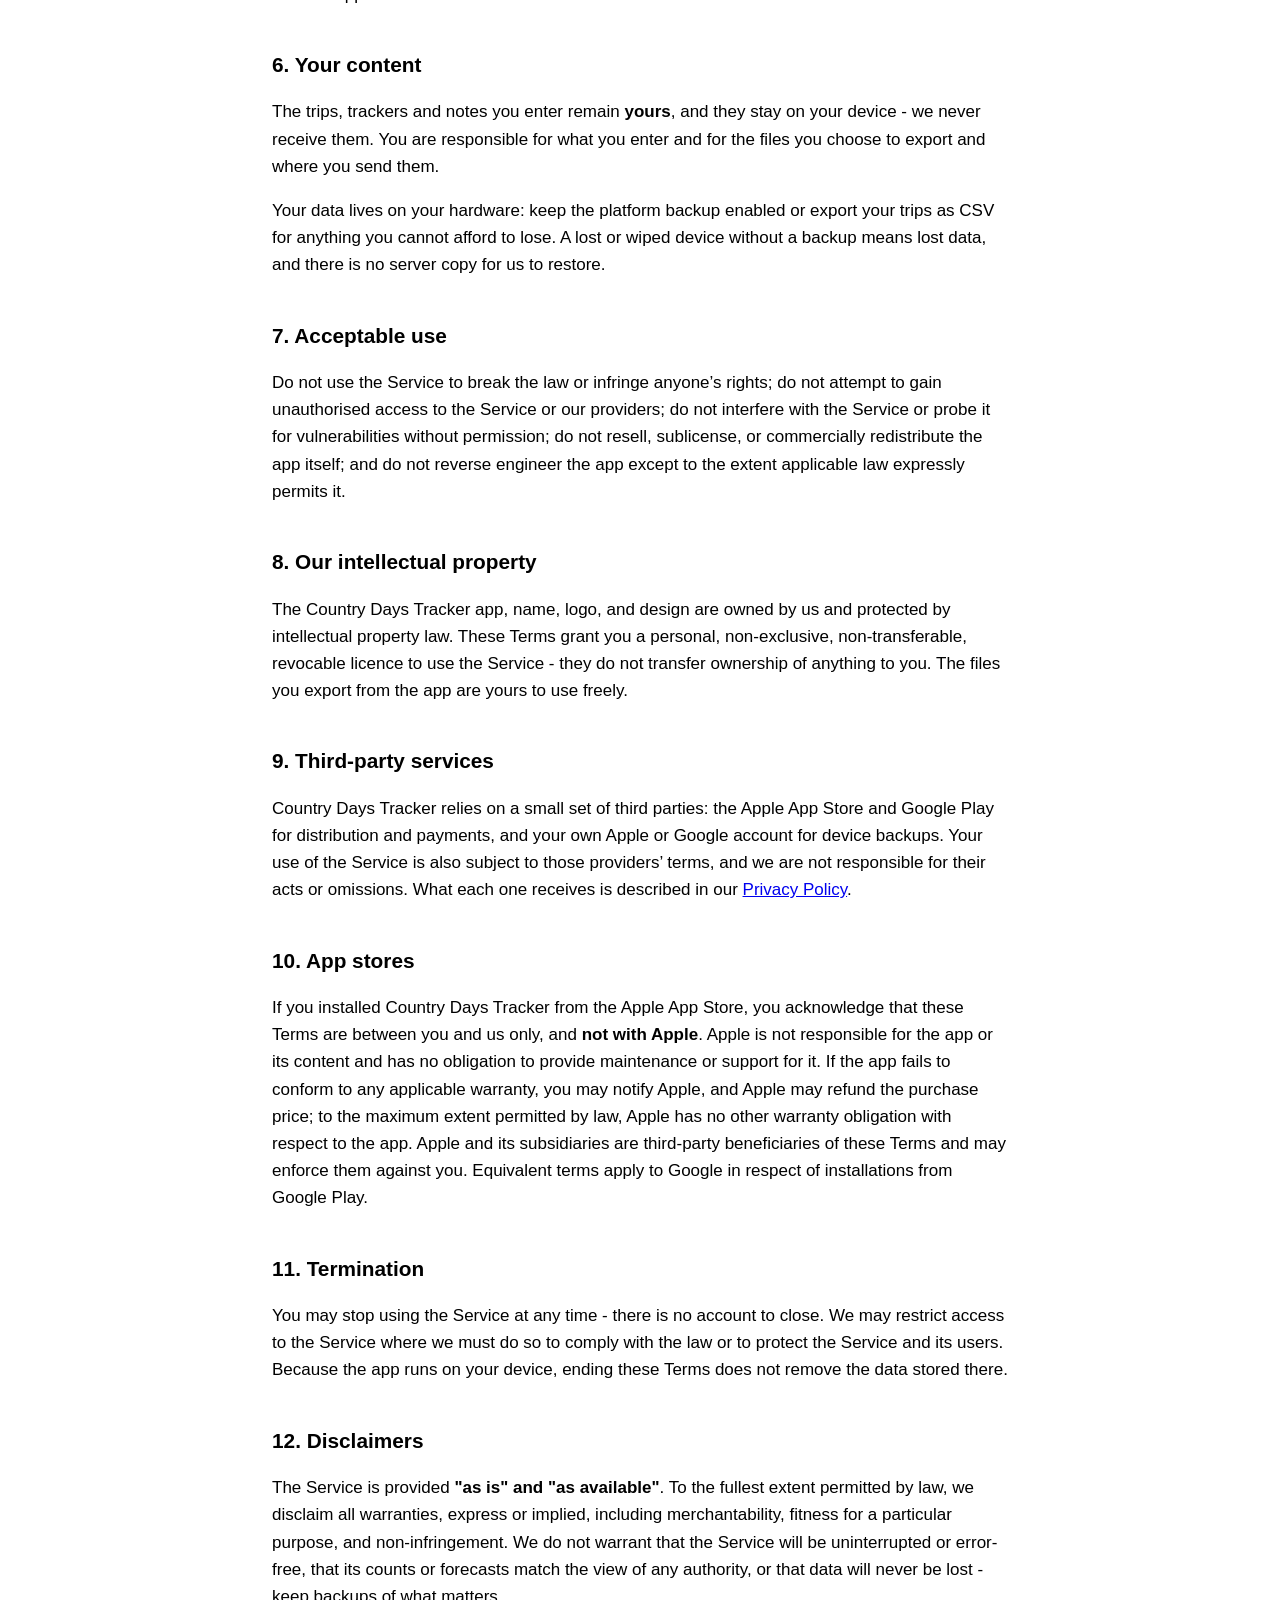
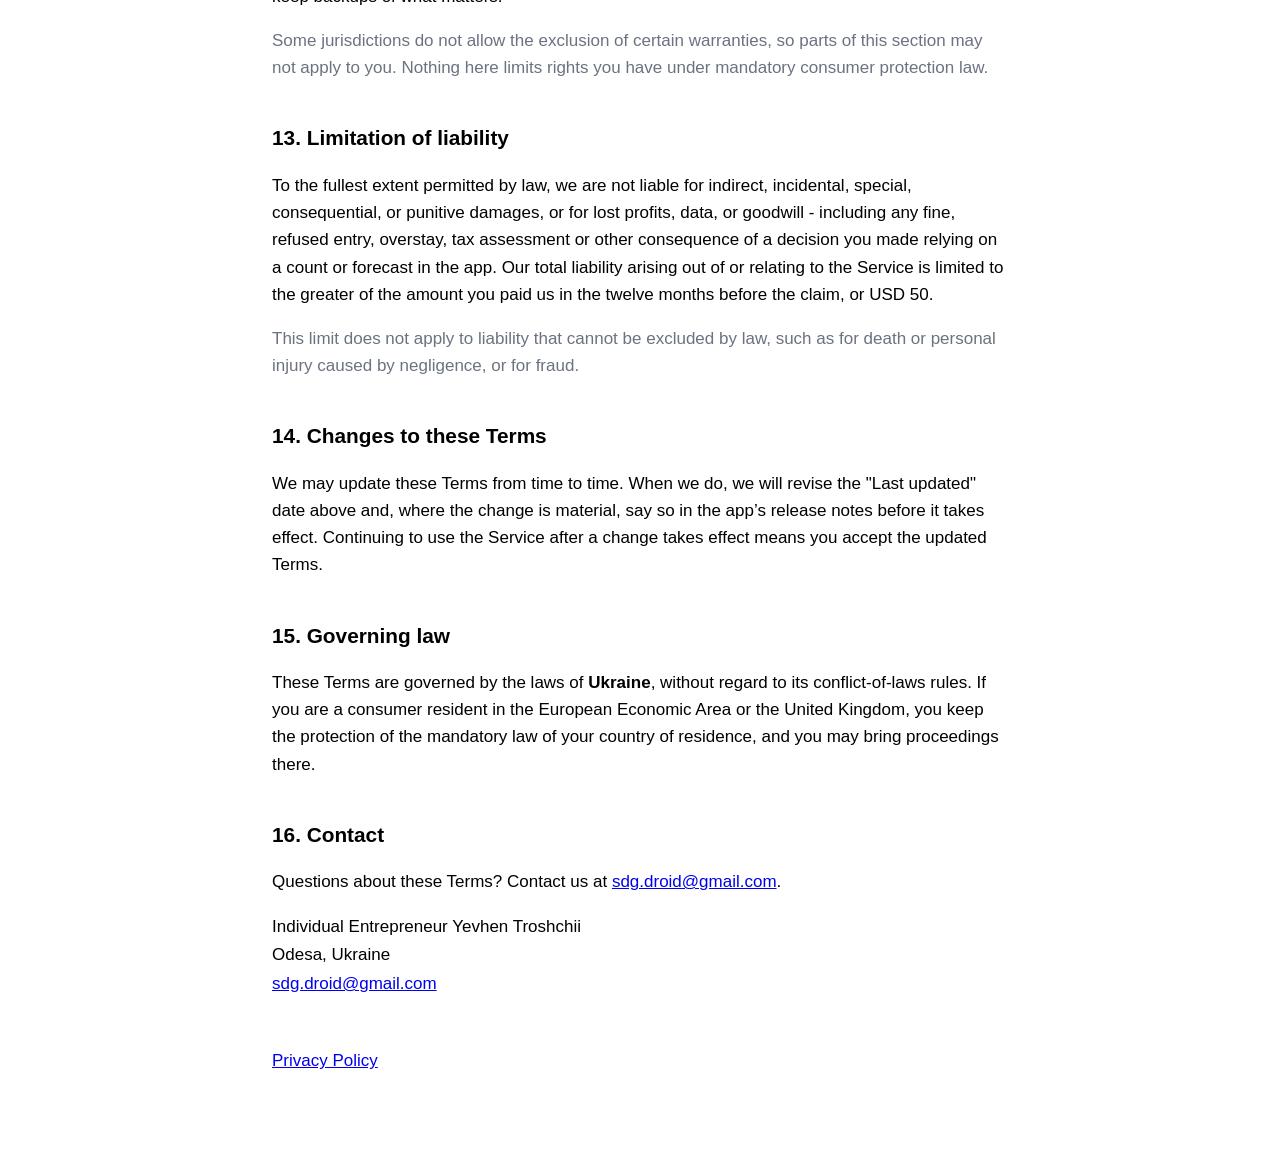
<file: country-days-tracker/terms.html>
<!doctype html>
<html lang="en">
<head>
<meta charset="utf-8">
<meta name="viewport" content="width=device-width, initial-scale=1">
<title>Country Days Tracker - Terms of Use</title>
<style>
  :root { color-scheme: light dark; }
  body { max-width: 46rem; margin: 0 auto; padding: 2.5rem 1.25rem 5rem;
         font: 17px/1.6 -apple-system, "Segoe UI", Roboto, Helvetica, Arial, sans-serif; }
  h1 { font-size: 1.9rem; margin-bottom: .25rem; }
  h2 { font-size: 1.3rem; margin-top: 2.5rem; }
  h3 { font-size: 1.05rem; margin-top: 1.75rem; }
  .updated { color: #6b7280; margin-top: 0; }
  .dim { color: #6b7280; }
  .callout { border-left: 4px solid #6b7280; padding: .25rem 1rem; margin: 1.5rem 0; }
  .toc { margin: 1.5rem 0; }
  .toc ol { margin: .5rem 0 0; padding-left: 1.5rem; }
  ul { padding-left: 1.25rem; }
  li { margin: .35rem 0; }
  address { font-style: normal; line-height: 1.7; }
  .nav { margin-top: 3rem; color: #6b7280; }
</style>
</head>
<body>

<h1>Terms of Use</h1>
    <p class="updated">Last updated: November 7, 2026</p>

    <p>These Terms of Use ("Terms") are an agreement between you and <strong>Country Days Tracker</strong> -
      Individual Entrepreneur Yevhen Troshchii, Odesa, Ukraine ("Country Days Tracker", "we", "us") - covering
      the Country Days Tracker app (the "Service"). By installing the app, making
      a purchase, or otherwise using the Service, you agree to these Terms. If you do not agree,
      please do not use the Service.</p>

    <p class="callout">In short: Country Days Tracker counts days - it does not give legal or tax advice, and it never decides
      whether you are a resident. Two rule trackers are free with everything else unlimited;
      Country Days Tracker Pro unlocks more through a Monthly, Yearly or Lifetime purchase, billed by Apple or
      Google. Your trips stay on your device, stay yours, and never expire.</p>

    <div class="toc">
      <strong>Contents</strong>
      <ol>
        <li><a href="#service">The Service</a></li>
        <li><a href="#advice">Not legal or tax advice</a></li>
        <li><a href="#eligibility">Eligibility</a></li>
        <li><a href="#free">The free plan</a></li>
        <li><a href="#billing">Country Days Tracker Pro &amp; billing</a></li>
        <li><a href="#content">Your content</a></li>
        <li><a href="#acceptable">Acceptable use</a></li>
        <li><a href="#ip">Our intellectual property</a></li>
        <li><a href="#thirdparty">Third-party services</a></li>
        <li><a href="#appstore">App stores</a></li>
        <li><a href="#termination">Termination</a></li>
        <li><a href="#disclaimer">Disclaimers</a></li>
        <li><a href="#liability">Limitation of liability</a></li>
        <li><a href="#changes">Changes</a></li>
        <li><a href="#law">Governing law</a></li>
        <li><a href="#contact">Contact</a></li>
      </ol>
    </div>

    <h2 id="service">1. The Service</h2>
    <p>Country Days Tracker is a travel day tracker for Android and iOS: you log trips - a country, an entry date
      and an exit date - and the app counts your days against the rules you choose, such as the
      Schengen 90/180 rule, 183-day tax residency tests, the UK’s midnight count, US physical
      presence or Canada’s PR and citizenship counts, and forecasts how long you may stay. The app
      works offline and has no user accounts. We may add, change, or remove features over time;
      where a change materially reduces what a paid purchase provides, we will say so in advance in
      the app’s release notes.</p>

    <h2 id="advice">2. Not legal or tax advice</h2>
    <p>Country Days Tracker shows <strong>informational day counts</strong> against the thresholds of each rule.
      It is <strong>not legal, immigration or tax advice</strong>, and it never determines whether
      you are or are not a resident, may or may not enter a country, or owe tax anywhere.</p>
    <ul>
      <li>Residency, visa and tax status turn on facts a trip log cannot know - ties, treaties,
        visas and permits, exemptions and the authorities’ own judgement.</li>
      <li>Border and tax authorities rely on <strong>their own records</strong> (for example the EU
        Entry/Exit System, the US I-94 or Canada’s border records), which control over any count
        in the app.</li>
      <li>Rules change. The presets reflect our reading of each rule at the time of the release you
        run, and some rules are simplified, as the app states where it does so.</li>
      <li>Counts are only as accurate as the trips you enter. You are responsible for the dates and
        countries in your log.</li>
    </ul>
    <p>Before relying on a count for a decision that matters - a booking, an application, a tax
      return - confirm your situation with a qualified professional or the competent authority.</p>

    <h2 id="eligibility">3. Eligibility</h2>
    <p>You must be old enough to hold the Apple or Google account you install the app with. If you
      are under the age of majority where you live, you may use the Service only with the
      involvement of a parent or guardian.</p>

    <h2 id="free">4. The free plan</h2>
    <p>The free plan includes <strong>two rule trackers</strong> and everything else without limit:
      unlimited trips, every rule calculation, forecasts and CSV export. It has no time limit and no
      trial period, and what it includes is never moved behind a purchase later.</p>

    <h2 id="billing">5. Country Days Tracker Pro &amp; billing</h2>
    <p>Country Days Tracker Pro unlocks unlimited rule trackers, and the Pro features we add later. Three
      products unlock it for different spans:</p>
    <ul>
      <li><strong>Monthly</strong> - an auto-renewing subscription billed once a month.</li>
      <li><strong>Yearly</strong> - an auto-renewing subscription billed once a year.</li>
      <li><strong>Lifetime</strong> - a one-time purchase with no end date. It is
        <strong>not a subscription</strong> and never renews.</li>
    </ul>

    <h3>Payment and renewal</h3>
    <p>Purchases are made through the <strong>Apple App Store</strong> or
      <strong>Google Play</strong> and charged to your store account at confirmation of purchase.
      Monthly and Yearly <strong>renew automatically</strong> at the then-current price for the same
      period unless you cancel at least 24 hours before the end of the current period. Prices are
      shown in the app before you buy, in your store’s local currency, and may differ by country
      and over time.</p>

    <h3>Cancelling</h3>
    <p>Cancel Monthly or Yearly anytime in your Apple or Google account settings. Cancelling stops
      the next renewal; access continues until the end of the period you have already paid for.
      Deleting the app does <strong>not</strong> cancel a subscription. Lifetime needs no
      cancelling - it never renews.</p>

    <h3>When a subscription ends</h3>
    <p>Nothing you entered is taken away. Your trips, your first two trackers and the CSV export
      keep working as on the free plan, and trackers beyond the free two stay on your device and
      readable. Data never expires in Country Days Tracker; an ended subscription only means that using more
      than two trackers requires a new purchase.</p>

    <h3>Restoring</h3>
    <p>A visible Restore option in the app re-applies a purchase on a new device or after a
      reinstall, through your store account.</p>

    <h3>Refunds</h3>
    <p>Purchases are processed by Apple and Google, so refunds are governed by their policies and
      requested through them, not through us. Where local consumer law gives you a stronger right,
      that law applies.</p>

    <h2 id="content">6. Your content</h2>
    <p>The trips, trackers and notes you enter remain <strong>yours</strong>, and they stay on your
      device - we never receive them. You are responsible for what you enter and for the files you
      choose to export and where you send them.</p>
    <p>Your data lives on your hardware: keep the platform backup enabled or export your trips as
      CSV for anything you cannot afford to lose. A lost or wiped device without a backup means
      lost data, and there is no server copy for us to restore.</p>

    <h2 id="acceptable">7. Acceptable use</h2>
    <p>Do not use the Service to break the law or infringe anyone’s rights; do not attempt to gain
      unauthorised access to the Service or our providers; do not interfere with the Service or
      probe it for vulnerabilities without permission; do not resell, sublicense, or commercially
      redistribute the app itself; and do not reverse engineer the app except to the extent
      applicable law expressly permits it.</p>

    <h2 id="ip">8. Our intellectual property</h2>
    <p>The Country Days Tracker app, name, logo, and design are owned by us and protected by
      intellectual property law. These Terms grant you a personal, non-exclusive, non-transferable,
      revocable licence to use the Service - they do not transfer ownership of anything to you.
      The files you export from the app are yours to use freely.</p>

    <h2 id="thirdparty">9. Third-party services</h2>
    <p>Country Days Tracker relies on a small set of third parties: the Apple App Store and Google Play for
      distribution and payments, and your own Apple or Google account for device backups. Your use
      of the Service is also subject to those providers’ terms, and we are not responsible for their
      acts or omissions. What each one receives is described in our
      <a href="privacy.html">Privacy Policy</a>.</p>

    <h2 id="appstore">10. App stores</h2>
    <p>If you installed Country Days Tracker from the Apple App Store, you acknowledge that these Terms are
      between you and us only, and <strong>not with Apple</strong>. Apple is not responsible for
      the app or its content and has no obligation to provide maintenance or support for it. If
      the app fails to conform to any applicable warranty, you may notify Apple, and Apple may
      refund the purchase price; to the maximum extent permitted by law, Apple has no other
      warranty obligation with respect to the app. Apple and its subsidiaries are third-party
      beneficiaries of these Terms and may enforce them against you. Equivalent terms apply to
      Google in respect of installations from Google Play.</p>

    <h2 id="termination">11. Termination</h2>
    <p>You may stop using the Service at any time - there is no account to close. We may restrict
      access to the Service where we must do so to comply with the law or to protect the Service
      and its users. Because the app runs on your device, ending these Terms does not remove the
      data stored there.</p>

    <h2 id="disclaimer">12. Disclaimers</h2>
    <p>The Service is provided <strong>"as is" and "as available"</strong>. To the fullest extent
      permitted by law, we disclaim all warranties, express or implied, including merchantability,
      fitness for a particular purpose, and non-infringement. We do not warrant that the Service
      will be uninterrupted or error-free, that its counts or forecasts match the view of any
      authority, or that data will never be lost - keep backups of what matters.</p>
    <p class="dim">Some jurisdictions do not allow the exclusion of certain warranties, so parts of
      this section may not apply to you. Nothing here limits rights you have under mandatory
      consumer protection law.</p>

    <h2 id="liability">13. Limitation of liability</h2>
    <p>To the fullest extent permitted by law, we are not liable for indirect, incidental, special,
      consequential, or punitive damages, or for lost profits, data, or goodwill - including any
      fine, refused entry, overstay, tax assessment or other consequence of a decision you made
      relying on a count or forecast in the app. Our total liability arising out of or relating to
      the Service is limited to the greater of the amount you paid us in the twelve months before
      the claim, or USD 50.</p>
    <p class="dim">This limit does not apply to liability that cannot be excluded by law, such as
      for death or personal injury caused by negligence, or for fraud.</p>

    <h2 id="changes">14. Changes to these Terms</h2>
    <p>We may update these Terms from time to time. When we do, we will revise the "Last updated"
      date above and, where the change is material, say so in the app’s release notes before it
      takes effect. Continuing to use the Service after a change takes effect means you accept the
      updated Terms.</p>

    <h2 id="law">15. Governing law</h2>
    <p>These Terms are governed by the laws of <strong>Ukraine</strong>, without regard to its
      conflict-of-laws rules. If you are a consumer resident in the European Economic Area or the
      United Kingdom, you keep the protection of the mandatory law of your country of residence,
      and you may bring proceedings there.</p>

    <h2 id="contact">16. Contact</h2>
    <p>Questions about these Terms? Contact us at
      <a href="mailto:sdg.droid@gmail.com">sdg.droid@gmail.com</a>.</p>
    <address>Individual Entrepreneur Yevhen Troshchii<br>
      Odesa, Ukraine<br>
      <a href="mailto:sdg.droid@gmail.com">sdg.droid@gmail.com</a></address>

<p class="nav"><a href="privacy.html">Privacy Policy</a></p>

</body>
</html>
</file>
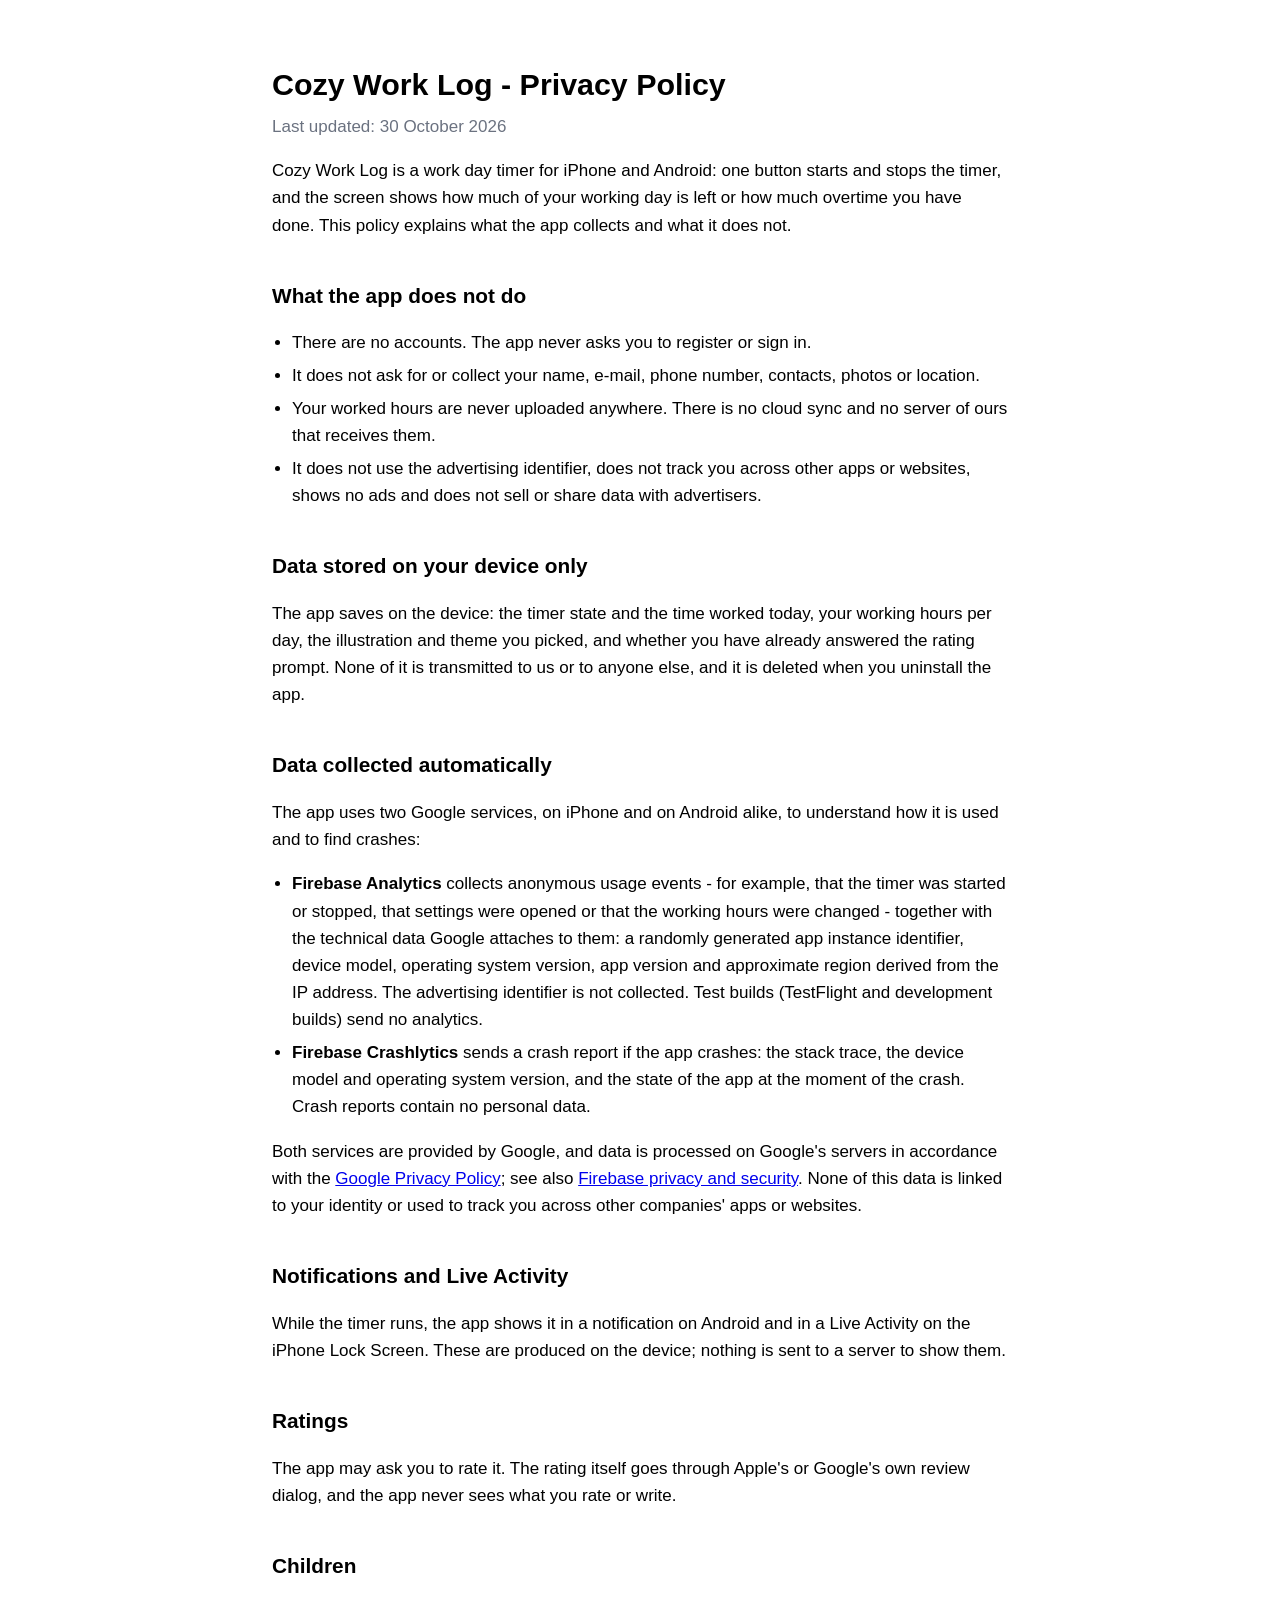
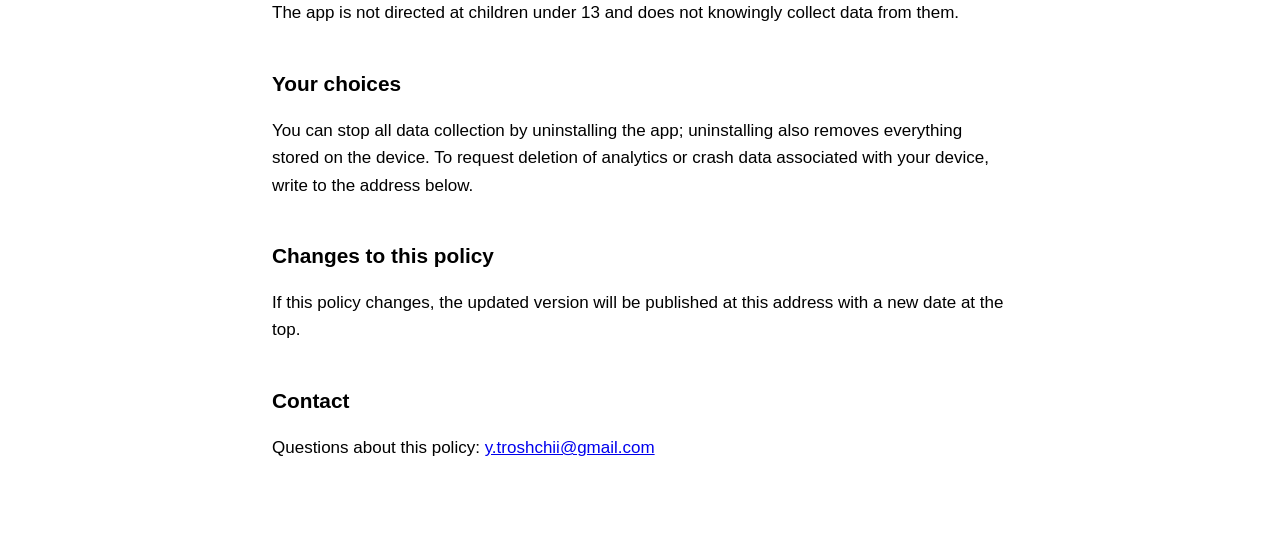
<file: cozy-work-log/privacy.html>
<!doctype html>
<html lang="en">
<head>
<meta charset="utf-8">
<meta name="viewport" content="width=device-width, initial-scale=1">
<title>Cozy Work Log - Privacy Policy</title>
<style>
  :root { color-scheme: light dark; }
  body { max-width: 46rem; margin: 0 auto; padding: 2.5rem 1.25rem 5rem;
         font: 17px/1.6 -apple-system, "Segoe UI", Roboto, Helvetica, Arial, sans-serif; }
  h1 { font-size: 1.9rem; margin-bottom: .25rem; }
  h2 { font-size: 1.3rem; margin-top: 2.5rem; }
  h3 { font-size: 1.05rem; margin-top: 1.75rem; }
  .updated { color: #6b7280; margin-top: 0; }
  ul { padding-left: 1.25rem; }
  li { margin: .35rem 0; }
</style>
</head>
<body>

<h1>Cozy Work Log - Privacy Policy</h1>
<p class="updated">Last updated: 30 October 2026</p>

<p>Cozy Work Log is a work day timer for iPhone and Android: one button starts and stops the timer,
and the screen shows how much of your working day is left or how much overtime you have done. This
policy explains what the app collects and what it does not.</p>

<h2>What the app does not do</h2>
<ul>
  <li>There are no accounts. The app never asks you to register or sign in.</li>
  <li>It does not ask for or collect your name, e-mail, phone number, contacts, photos or location.</li>
  <li>Your worked hours are never uploaded anywhere. There is no cloud sync and no server of ours
      that receives them.</li>
  <li>It does not use the advertising identifier, does not track you across other apps or websites,
      shows no ads and does not sell or share data with advertisers.</li>
</ul>

<h2>Data stored on your device only</h2>
<p>The app saves on the device: the timer state and the time worked today, your working hours per
day, the illustration and theme you picked, and whether you have already answered the rating
prompt. None of it is transmitted to us or to anyone else, and it is deleted when you uninstall the
app.</p>

<h2>Data collected automatically</h2>
<p>The app uses two Google services, on iPhone and on Android alike, to understand how it is used
and to find crashes:</p>
<ul>
  <li><b>Firebase Analytics</b> collects anonymous usage events - for example, that the timer was
      started or stopped, that settings were opened or that the working hours were changed - together
      with the technical data Google attaches to them: a randomly generated app instance identifier,
      device model, operating system version, app version and approximate region derived from the IP
      address. The advertising identifier is not collected. Test builds (TestFlight and development
      builds) send no analytics.</li>
  <li><b>Firebase Crashlytics</b> sends a crash report if the app crashes: the stack trace, the
      device model and operating system version, and the state of the app at the moment of the
      crash. Crash reports contain no personal data.</li>
</ul>
<p>Both services are provided by Google, and data is processed on Google's servers in accordance with
the <a href="https://policies.google.com/privacy">Google Privacy Policy</a>; see also
<a href="https://firebase.google.com/support/privacy">Firebase privacy and security</a>. None of
this data is linked to your identity or used to track you across other companies' apps or
websites.</p>

<h2>Notifications and Live Activity</h2>
<p>While the timer runs, the app shows it in a notification on Android and in a Live Activity on the
iPhone Lock Screen. These are produced on the device; nothing is sent to a server to show them.</p>

<h2>Ratings</h2>
<p>The app may ask you to rate it. The rating itself goes through Apple's or Google's own review
dialog, and the app never sees what you rate or write.</p>

<h2>Children</h2>
<p>The app is not directed at children under 13 and does not knowingly collect data from them.</p>

<h2>Your choices</h2>
<p>You can stop all data collection by uninstalling the app; uninstalling also removes everything
stored on the device. To request deletion of analytics or crash data associated with your device,
write to the address below.</p>

<h2>Changes to this policy</h2>
<p>If this policy changes, the updated version will be published at this address with a new date at
the top.</p>

<h2>Contact</h2>
<p>Questions about this policy: <a href="mailto:y.troshchii@gmail.com">y.troshchii@gmail.com</a></p>

</body>
</html>
</file>
<file: style.css>
html, body, div, span, object, iframe, h1, h2, h3, h4, h5, h6, p, blockquote, pre, abbr, address, cite, code, del, dfn, em, img, ins, kbd, q, samp, small, strong, sub, sup, var, b, i, dl, dt, dd, ol, ul, li, fieldset, form, label, legend, table, caption, tbody, tfoot, thead, tr, th, td, article, aside, canvas, details, figcaption, figure, footer, header, hgroup, menu, nav, section, summary, time, mark, audio, video {
    border: 0;
    font: inherit;
    font-size: 100%;
    margin: 0;
    padding: 0;
    vertical-align: baseline;
}

article, aside, details, figcaption, figure, footer, header, hgroup, menu, nav, section {
    display: block;
}

html, body {
    background: #181818;
    font-family: 'Lato', helvetica, arial, sans-serif;
    font-size: 16px;
    color: #222;
}

.clear {
    clear: both;
}

p {
    font-size: 1em;
    line-height: 1.4em;
    margin-bottom: 20px;
    color: #444;
}

#cv {
    width: 90%;
    max-width: 800px;
    background: #f3f3f3;
    margin: 30px auto;
}

.mainDetails {
    padding: 25px 35px;
    border-bottom: 2px solid #cf8a05;
    background: #ededed;
}

#name h1 {
    font-size: 2.5em;
    font-weight: 700;
    font-family: 'Rokkitt', Helvetica, Arial, sans-serif;
    margin-bottom: -6px;
}

#name h2 {
    font-size: 2em;
    margin-left: 2px;
    font-family: 'Rokkitt', Helvetica, Arial, sans-serif;
}

#mainArea {
    padding: 0 40px;
}

#headshot {
    width: 12.5%;
    float: left;
    margin-right: 30px;
}

#headshot img {
    width: 100%;
    height: auto;
    -webkit-border-radius: 50px;
    border-radius: 50px;
}

#name {
    float: left;
}

#contactDetails {
    float: right;
}

#contactDetails ul {
    list-style-type: none;
    font-size: 0.9em;
    margin-top: 2px;
}

#contactDetails ul li {
    margin-bottom: 3px;
    color: #444;
}

#contactDetails ul li a, a[href^=tel] {
    color: #444;
    text-decoration: none;
    -webkit-transition: all .3s ease-in;
    -moz-transition: all .3s ease-in;
    -o-transition: all .3s ease-in;
    -ms-transition: all .3s ease-in;
    transition: all .3s ease-in;
}

#contactDetails ul li a:hover {
    color: #cf8a05;
}

section {
    border-top: 1px solid #dedede;
    padding: 20px 0 0;
}

section:first-child {
    border-top: 0;
}

section:last-child {
    padding: 20px 0 10px;
}

.sectionTitle {
    float: left;
    width: 25%;
}

.sectionContent {
    float: right;
    width: 72.5%;
}

.sectionTitle h1 {
    font-family: 'Rokkitt', Helvetica, Arial, sans-serif;
    font-style: italic;
    font-size: 1.5em;
    color: #cf8a05;
}

.sectionContent h2 {
    font-family: 'Rokkitt', Helvetica, Arial, sans-serif;
    font-size: 1.5em;
    margin-bottom: -2px;
}

.subDetails {
    font-size: 0.8em;
    font-style: italic;
    margin-bottom: 3px;
}

.keySkills {
    list-style-type: none;
    -moz-column-count: 3;
    -webkit-column-count: 3;
    column-count: 3;
    margin-bottom: 20px;
    font-size: 1em;
    color: #444;
}

.keySkills ul li {
    margin-bottom: 3px;
}

@media all and (min-width: 602px) and (max-width: 800px) {
    #headshot {
        display: none;
    }

    .keySkills {
        -moz-column-count: 2;
        -webkit-column-count: 2;
        column-count: 2;
    }
}

@media all and (max-width: 601px) {
    #cv {
        width: 95%;
        margin: 10px auto;
        min-width: 280px;
    }

    #headshot {
        display: none;
    }

    #name, #contactDetails {
        float: none;
        width: 100%;
        text-align: center;
    }

    .sectionTitle, .sectionContent {
        float: none;
        width: 100%;
    }

    .sectionTitle {
        margin-left: -2px;
        font-size: 1.25em;
    }

    .keySkills {
        -moz-column-count: 2;
        -webkit-column-count: 2;
        column-count: 2;
    }
}

@media all and (max-width: 480px) {
    .mainDetails {
        padding: 15px 15px;
    }

    section {
        padding: 15px 0 0;
    }

    #mainArea {
        padding: 0 25px;
    }


    .keySkills {
        -moz-column-count: 1;
        -webkit-column-count: 1;
        column-count: 1;
    }

    #name h1 {
        line-height: .8em;
        margin-bottom: 4px;
    }
}

@media print {
    #cv {
        width: 100%;
    }
}

@-webkit-keyframes reset {
    0% {
        opacity: 0;
    }
    100% {
        opacity: 0;
    }
}

@-webkit-keyframes fade-in {
    0% {
        opacity: 0;
    }
    40% {
        opacity: 0;
    }
    100% {
        opacity: 1;
    }
}

@-moz-keyframes reset {
    0% {
        opacity: 0;
    }
    100% {
        opacity: 0;
    }
}

@-moz-keyframes fade-in {
    0% {
        opacity: 0;
    }
    40% {
        opacity: 0;
    }
    100% {
        opacity: 1;
    }
}

@keyframes reset {
    0% {
        opacity: 0;
    }
    100% {
        opacity: 0;
    }
}

@keyframes fade-in {
    0% {
        opacity: 0;
    }
    40% {
        opacity: 0;
    }
    100% {
        opacity: 1;
    }
}

.instaFade {
    -webkit-animation-name: reset, fade-in;
    -webkit-animation-duration: 1.5s;
    -webkit-animation-timing-function: ease-in;

    -moz-animation-name: reset, fade-in;
    -moz-animation-duration: 1.5s;
    -moz-animation-timing-function: ease-in;

    animation-name: reset, fade-in;
    animation-duration: 1.5s;
    animation-timing-function: ease-in;
}

.quickFade {
    -webkit-animation-name: reset, fade-in;
    -webkit-animation-duration: 2.5s;
    -webkit-animation-timing-function: ease-in;

    -moz-animation-name: reset, fade-in;
    -moz-animation-duration: 2.5s;
    -moz-animation-timing-function: ease-in;

    animation-name: reset, fade-in;
    animation-duration: 2.5s;
    animation-timing-function: ease-in;
}

.delayOne {
    -webkit-animation-delay: 0, .5s;
    -moz-animation-delay: 0, .5s;
    animation-delay: 0, .5s;
}

.delayTwo {
    -webkit-animation-delay: 0, 1s;
    -moz-animation-delay: 0, 1s;
    animation-delay: 0, 1s;
}

.delayThree {
    -webkit-animation-delay: 0, 1.5s;
    -moz-animation-delay: 0, 1.5s;
    animation-delay: 0, 1.5s;
}

.delayFour {
    -webkit-animation-delay: 0, 2s;
    -moz-animation-delay: 0, 2s;
    animation-delay: 0, 2s;
}

.delayFive {
    -webkit-animation-delay: 0, 2.5s;
    -moz-animation-delay: 0, 2.5s;
    animation-delay: 0, 2.5s;
}
</file>
